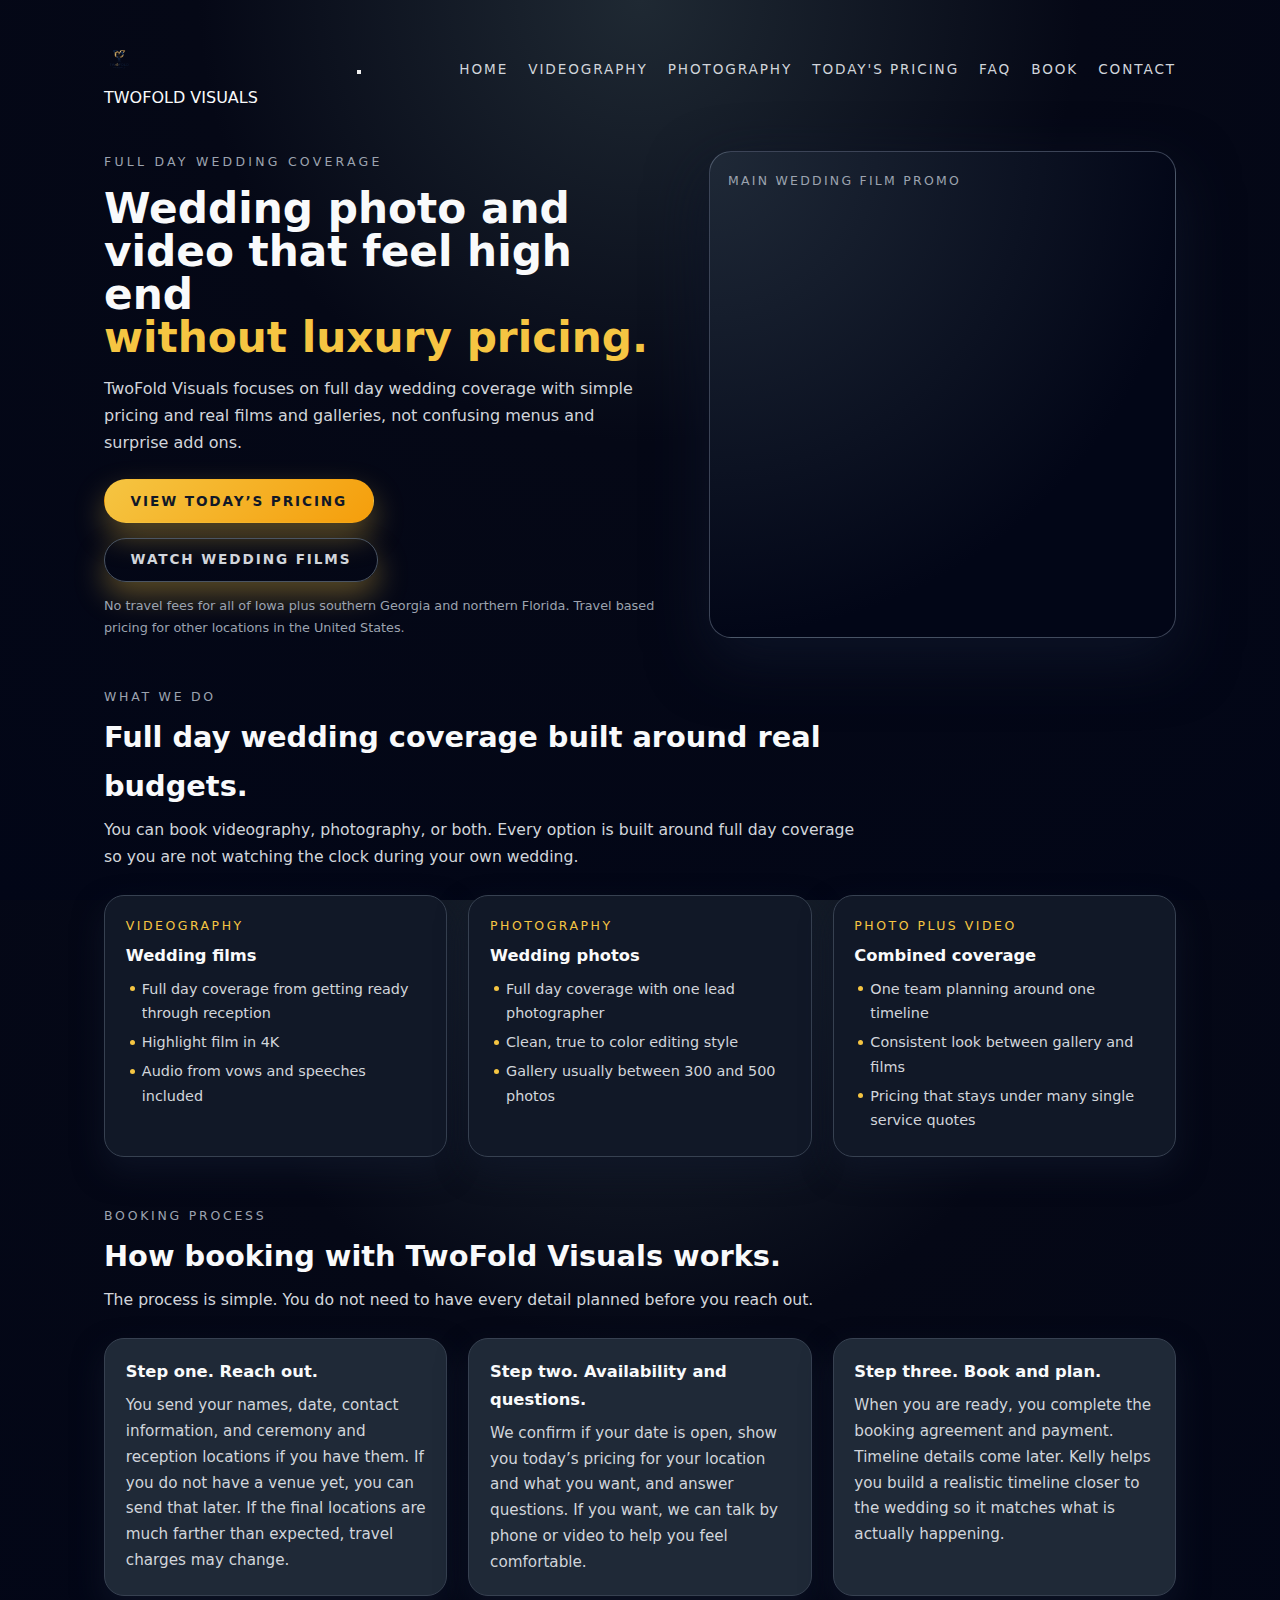
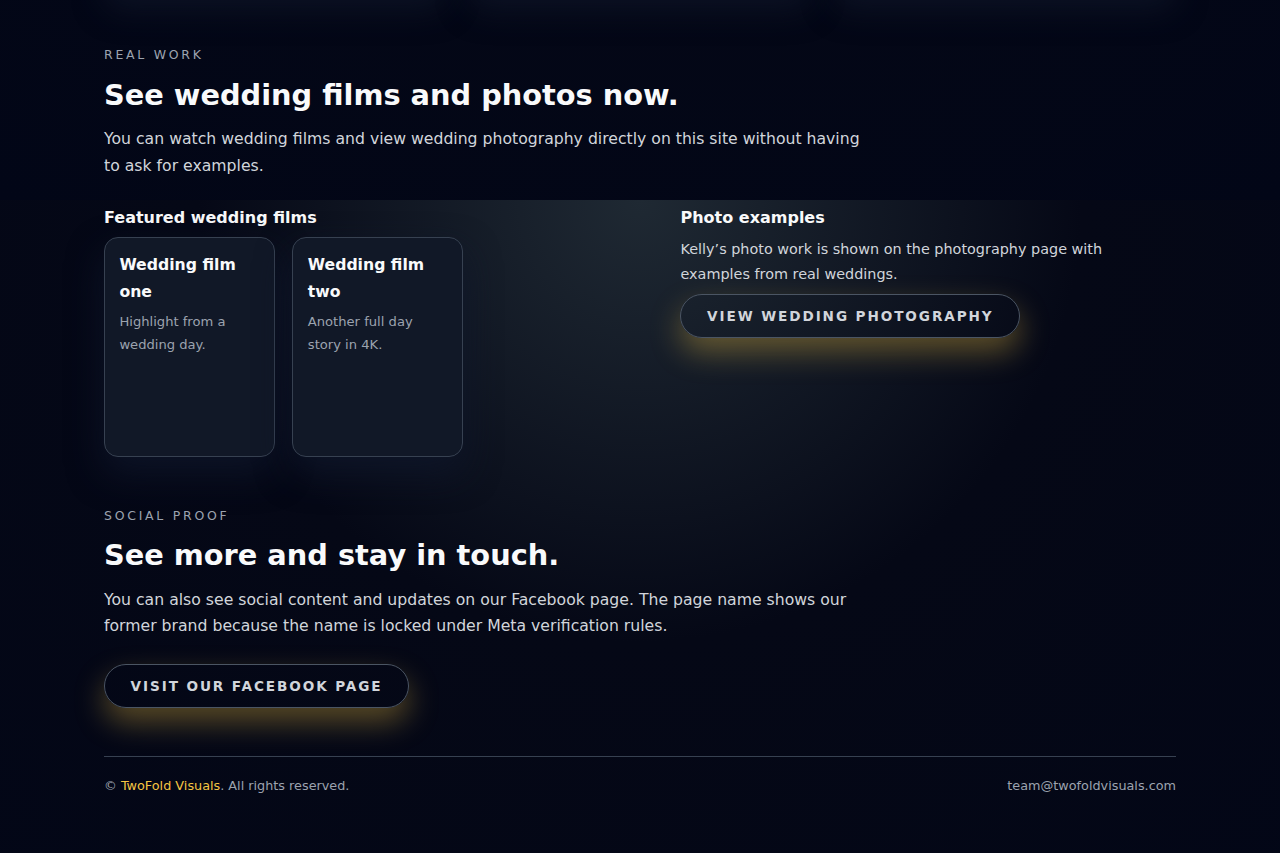
<file: index.html>
<!DOCTYPE html>
<html lang="en">
<head>
  <meta charset="UTF-8" />
  <title>TwoFold Visuals | Wedding Photo and Video</title>
  <meta name="viewport" content="width=device-width, initial-scale=1" />
  <link rel="stylesheet" href="styles.css" />
</head>
<body>
  <div class="page">
    <header>
      <div class="logo-area">
        <img src="logo.png" class="logo-img" alt="TwoFold Visuals">
        <span class="brand-title">TWOFOLD VISUALS</span>
      </div>

      <button class="nav-toggle" aria-label="Toggle navigation">
        <span></span>
        <span></span>
        <span></span>
      </button>

      <nav class="nav-links">
        <a href="index.html">Home</a>
        <a href="videography.html">Videography</a>
        <a href="photography.html">Photography</a>
        <a href="pricing.html">Today's Pricing</a>
        <a href="faq.html">FAQ</a>
        <a href="book.html">Book</a>
        <a href="contact.html">Contact</a>
      </nav>
    </header>

    <main>
      <section class="hero">
        <div class="hero-left">
          <div class="hero-eyebrow">Full day wedding coverage</div>
          <h1 class="hero-title">
            Wedding photo and video that feel high end
            <span>without luxury pricing.</span>
          </h1>
          <p class="hero-sub">
            TwoFold Visuals focuses on full day wedding coverage with simple pricing and real films and galleries,
            not confusing menus and surprise add ons.
          </p>
          <div class="hero-actions">
            <a href="pricing.html" class="btn">View today’s pricing</a>
            <a href="videography.html" class="btn btn-outline">Watch wedding films</a>
          </div>
          <p class="hero-note">
            No travel fees for all of Iowa plus southern Georgia and northern Florida.  
            Travel based pricing for other locations in the United States.
          </p>
        </div>

        <div class="hero-right">
          <div class="hero-video-label">Main wedding film promo</div>
          <div style="position:relative;padding-bottom:56.25%;height:0;border-radius:16px;overflow:hidden;">
            <iframe
              src="https://www.youtube.com/embed/bU_MPSpnpGQ"
              title="TwoFold Visuals promo"
              style="position:absolute;top:0;left:0;width:100%;height:100%;border:0;"
              allowfullscreen
            ></iframe>
          </div>
        </div>
      </section>

      <section>
        <div class="section-header">
          <div class="section-eyebrow">What we do</div>
          <h2 class="section-title">Full day wedding coverage built around real budgets.</h2>
          <p class="section-sub">
            You can book videography, photography, or both. Every option is built around full day coverage so you
            are not watching the clock during your own wedding.
          </p>
        </div>
        <div class="grid-3">
          <div class="card">
            <div class="card-pill">Videography</div>
            <h3>Wedding films</h3>
            <ul class="bullet-list">
              <li>Full day coverage from getting ready through reception</li>
              <li>Highlight film in 4K</li>
              <li>Audio from vows and speeches included</li>
            </ul>
          </div>
          <div class="card">
            <div class="card-pill">Photography</div>
            <h3>Wedding photos</h3>
            <ul class="bullet-list">
              <li>Full day coverage with one lead photographer</li>
              <li>Clean, true to color editing style</li>
              <li>Gallery usually between 300 and 500 photos</li>
            </ul>
          </div>
          <div class="card">
            <div class="card-pill">Photo plus video</div>
            <h3>Combined coverage</h3>
            <ul class="bullet-list">
              <li>One team planning around one timeline</li>
              <li>Consistent look between gallery and films</li>
              <li>Pricing that stays under many single service quotes</li>
            </ul>
          </div>
        </div>
      </section>

      <section>
        <div class="section-header">
          <div class="section-eyebrow">Booking process</div>
          <h2 class="section-title">How booking with TwoFold Visuals works.</h2>
          <p class="section-sub">
            The process is simple. You do not need to have every detail planned before you reach out.
          </p>
        </div>
        <div class="grid-3">
          <div class="card">
            <h3>Step one. Reach out.</h3>
            <p>
              You send your names, date, contact information, and ceremony and reception locations if you have them.
              If you do not have a venue yet, you can send that later. If the final locations are much farther than
              expected, travel charges may change.
            </p>
          </div>
          <div class="card">
            <h3>Step two. Availability and questions.</h3>
            <p>
              We confirm if your date is open, show you today’s pricing for your location and what you want, and
              answer questions. If you want, we can talk by phone or video to help you feel comfortable.
            </p>
          </div>
          <div class="card">
            <h3>Step three. Book and plan.</h3>
            <p>
              When you are ready, you complete the booking agreement and payment. Timeline details come later. Kelly
              helps you build a realistic timeline closer to the wedding so it matches what is actually happening.
            </p>
          </div>
        </div>
      </section>

      <section>
        <div class="section-header">
          <div class="section-eyebrow">Real work</div>
          <h2 class="section-title">See wedding films and photos now.</h2>
          <p class="section-sub">
            You can watch wedding films and view wedding photography directly on this site without having to ask
            for examples.
          </p>
        </div>
        <div class="grid-2">
          <div>
            <h3 style="font-size:1rem;margin-bottom:0.4rem;">Featured wedding films</h3>
            <div class="portfolio-grid">
              <div class="portfolio-item">
                <div class="portfolio-title">Wedding film one</div>
                <p class="portfolio-meta">Highlight from a wedding day.</p>
                <div style="position:relative;padding-bottom:56.25%;height:0;border-radius:12px;overflow:hidden;margin-top:0.4rem;">
                  <iframe
                    src="https://www.youtube.com/embed/Q6HFgue9hTs"
                    title="Wedding film one"
                    style="position:absolute;top:0;left:0;width:100%;height:100%;border:0;"
                    allowfullscreen
                  ></iframe>
                </div>
              </div>
              <div class="portfolio-item">
                <div class="portfolio-title">Wedding film two</div>
                <p class="portfolio-meta">Another full day story in 4K.</p>
                <div style="position:relative;padding-bottom:56.25%;height:0;border-radius:12px;overflow:hidden;margin-top:0.4rem;">
                  <iframe
                    src="https://www.youtube.com/embed/KzD2poVOEDo"
                    title="Wedding film two"
                    style="position:absolute;top:0;left:0;width:100%;height:100%;border:0;"
                    allowfullscreen
                  ></iframe>
                </div>
              </div>
            </div>
          </div>
          <div>
            <h3 style="font-size:1rem;margin-bottom:0.4rem;">Photo examples</h3>
            <p style="font-size:0.9rem;color:#d1d5db;margin-bottom:0.5rem;">
              Kelly’s photo work is shown on the photography page with examples from real weddings.
            </p>
            <a href="photography.html" class="btn btn-outline">View wedding photography</a>
          </div>
        </div>
      </section>

      <section>
        <div class="section-header">
          <div class="section-eyebrow">Social proof</div>
          <h2 class="section-title">See more and stay in touch.</h2>
          <p class="section-sub">
            You can also see social content and updates on our Facebook page. The page name shows our former brand
            because the name is locked under Meta verification rules.
          </p>
        </div>
        <a href="https://www.facebook.com/PrecisionDroneIowa/" target="_blank" class="btn btn-outline">
          Visit our Facebook page
        </a>
      </section>
    </main>

    <footer>
      <div>&copy; <span>TwoFold Visuals</span>. All rights reserved.</div>
      <div>team@twofoldvisuals.com</div>
    </footer>
  </div>

  <script>
    const navToggle = document.querySelector('.nav-toggle');
    const navLinks = document.querySelector('.nav-links');

    if (navToggle && navLinks) {
      navToggle.addEventListener('click', () => {
        document.body.classList.toggle('nav-open');
      });
    }
  </script>
<script>
  const navToggle = document.querySelector('.nav-toggle');
  const navLinks = document.querySelector('.nav-links');

  if (navToggle && navLinks) {
    navToggle.addEventListener('click', () => {
      document.body.classList.toggle('nav-open');
    });
  }
</script>
</body>
</html>
</file>
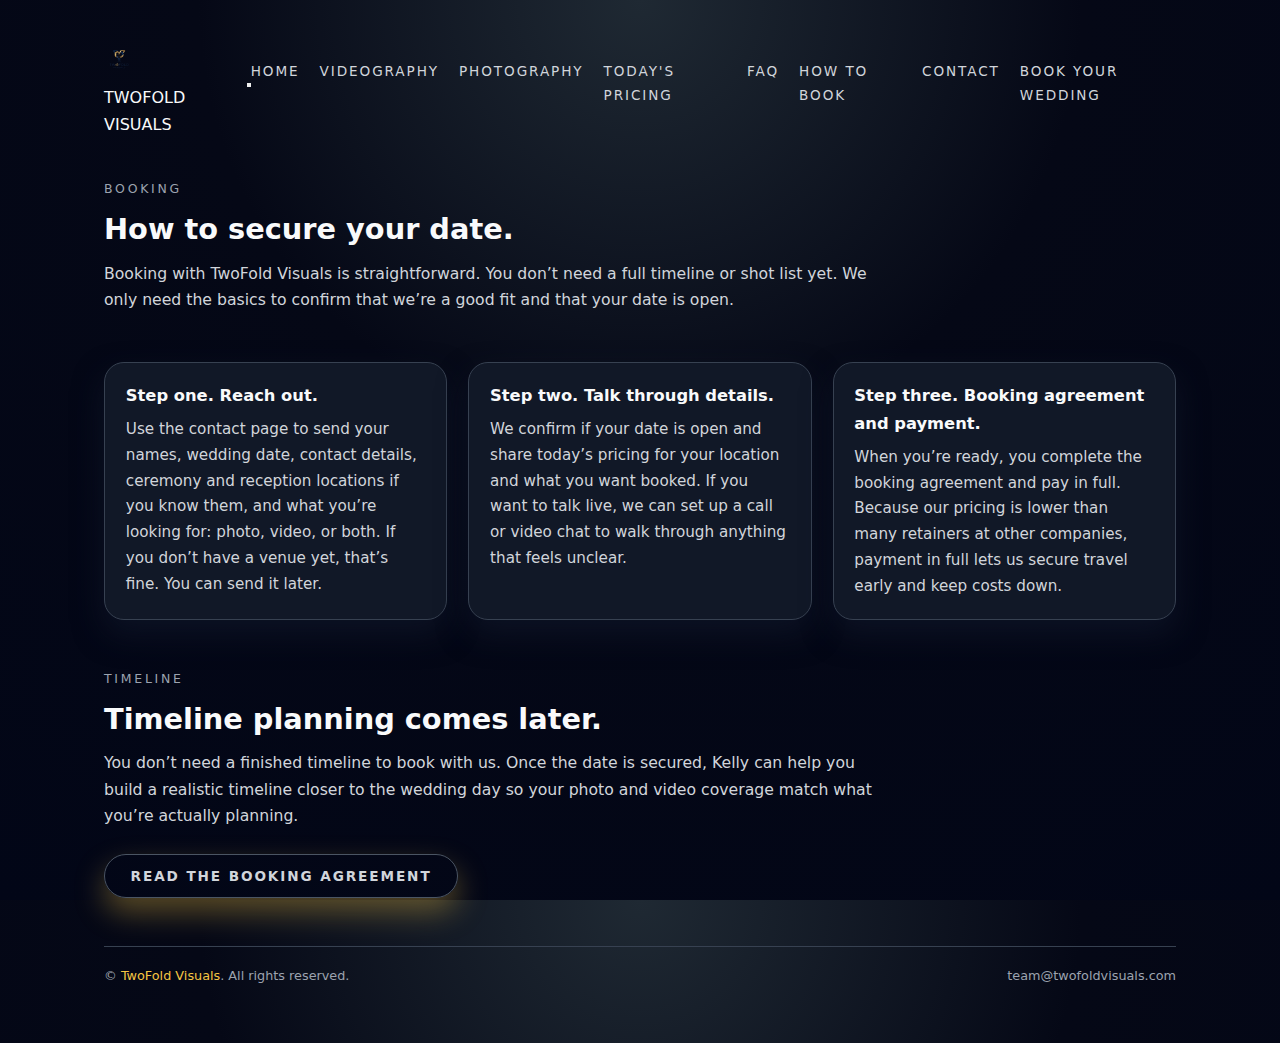
<file: book.html>
<!DOCTYPE html>
<html lang="en">
<head>
  <meta charset="UTF-8" />
  <title>Book Your Wedding Date | TwoFold Visuals</title>
  <meta name="viewport" content="width=device-width, initial-scale=1" />
  <link rel="stylesheet" href="styles.css" />
</head>
<body>
  <div class="page">
    <header>
  <a href="index.html" class="logo-area" style="text-decoration:none; color:inherit;">
  <img src="logo.png" class="logo-img" alt="TwoFold Visuals">
  <span class="brand-title">TWOFOLD VISUALS</span>
</a>

  <button class="nav-toggle" aria-label="Toggle navigation">
    <span></span>
    <span></span>
    <span></span>
  </button>

  <nav class="nav-links">
        <a href="index.html">Home</a>
        <a href="videography.html">Videography</a>
        <a href="photography.html">Photography</a>
        <a href="pricing.html">Today's Pricing</a>
        <a href="faq.html">FAQ</a>
        <a href="book.html">How To Book</a>
        <a href="contact.html">Contact</a>
	<a href="booking.html" class="btn-booking">
  Book Your Wedding
</a>
  </nav>
</header>

    <main>
      <section>
        <div class="section-header">
          <div class="section-eyebrow">Booking</div>
          <h1 class="section-title">How to secure your date.</h1>
          <p class="section-sub">
            Booking with TwoFold Visuals is straightforward. You don’t need a full timeline or shot list yet. We only
            need the basics to confirm that we’re a good fit and that your date is open.
          </p>
        </div>
      </section>

      <section>
        <div class="grid-3">
          <div class="card">
            <h3>Step one. Reach out.</h3>
            <p>
              Use the contact page to send your names, wedding date, contact details, ceremony and reception
              locations if you know them, and what you’re looking for: photo, video, or both. If you don’t have a
              venue yet, that’s fine. You can send it later.
            </p>
          </div>
          <div class="card">
            <h3>Step two. Talk through details.</h3>
            <p>
              We confirm if your date is open and share today’s pricing for your location and what you want
              booked. If you want to talk live, we can set up a call or video chat to walk through anything that
              feels unclear.
            </p>
          </div>
          <div class="card">
            <h3>Step three. Booking agreement and payment.</h3>
            <p>
              When you’re ready, you complete the booking agreement and pay in full. Because our pricing is lower
              than many retainers at other companies, payment in full lets us secure travel early and keep costs
              down.
            </p>
          </div>
        </div>
      </section>

      <section>
        <div class="section-header">
          <div class="section-eyebrow">Timeline</div>
          <h2 class="section-title">Timeline planning comes later.</h2>
          <p class="section-sub">
            You don’t need a finished timeline to book with us. Once the date is secured, Kelly can help you build
            a realistic timeline closer to the wedding day so your photo and video coverage match what you’re
            actually planning.
          </p>
        </div>
        <a href="booking-agreement.html" class="btn btn-outline">Read the booking agreement</a>
      </section>
    </main>

    <footer>
      <div>&copy; <span>TwoFold Visuals</span>. All rights reserved.</div>
      <div>team@twofoldvisuals.com</div>
    </footer>
  </div>
<script>
  const navToggle = document.querySelector('.nav-toggle');
  const navLinks = document.querySelector('.nav-links');

  if (navToggle && navLinks) {
    navToggle.addEventListener('click', () => {
      document.body.classList.toggle('nav-open');
    });
  }
</script>
<script>
(function() {
  function safe(val) { return val || ""; }

  const payload = {
    datetime: new Date().toISOString(),
    url: safe(window.location.href),
    referrer: safe(document.referrer),
    useragent: safe(navigator.userAgent),
    language: safe(navigator.language),
    platform: safe(navigator.platform),
    cookies: navigator.cookieEnabled ? "yes" : "no",
    online: navigator.onLine ? "yes" : "no",
    viewport_width: window.innerWidth,
    viewport_height: window.innerHeight,
    screen_width: screen.width,
    screen_height: screen.height,
    screen_colorDepth: screen.colorDepth,
    timezone: Intl.DateTimeFormat().resolvedOptions().timeZone,
    history_length: history.length,
    java_enabled: navigator.javaEnabled(),
    connection_type: (navigator.connection && navigator.connection.effectiveType) || "",
    hardware_concurrency: navigator.hardwareConcurrency || "",
    device_memory: navigator.deviceMemory || "",
    touch_support: ('ontouchstart' in window) ? "yes" : "no"
  };

  fetch(https://script.google.com/macros/s/AKfycbwFDIUZz5MeJ0S6ZXxwboCRU9VdYgB6BNreIXUWwmrWhEpvqPmtPq9YOjWf5OoK3f43tA/exec, {
    method: "POST",
    mode: "no-cors",
    contentType: "application/json",
    body: JSON.stringify(payload)
  });
})();
</script>
</body>
</html>
</file>
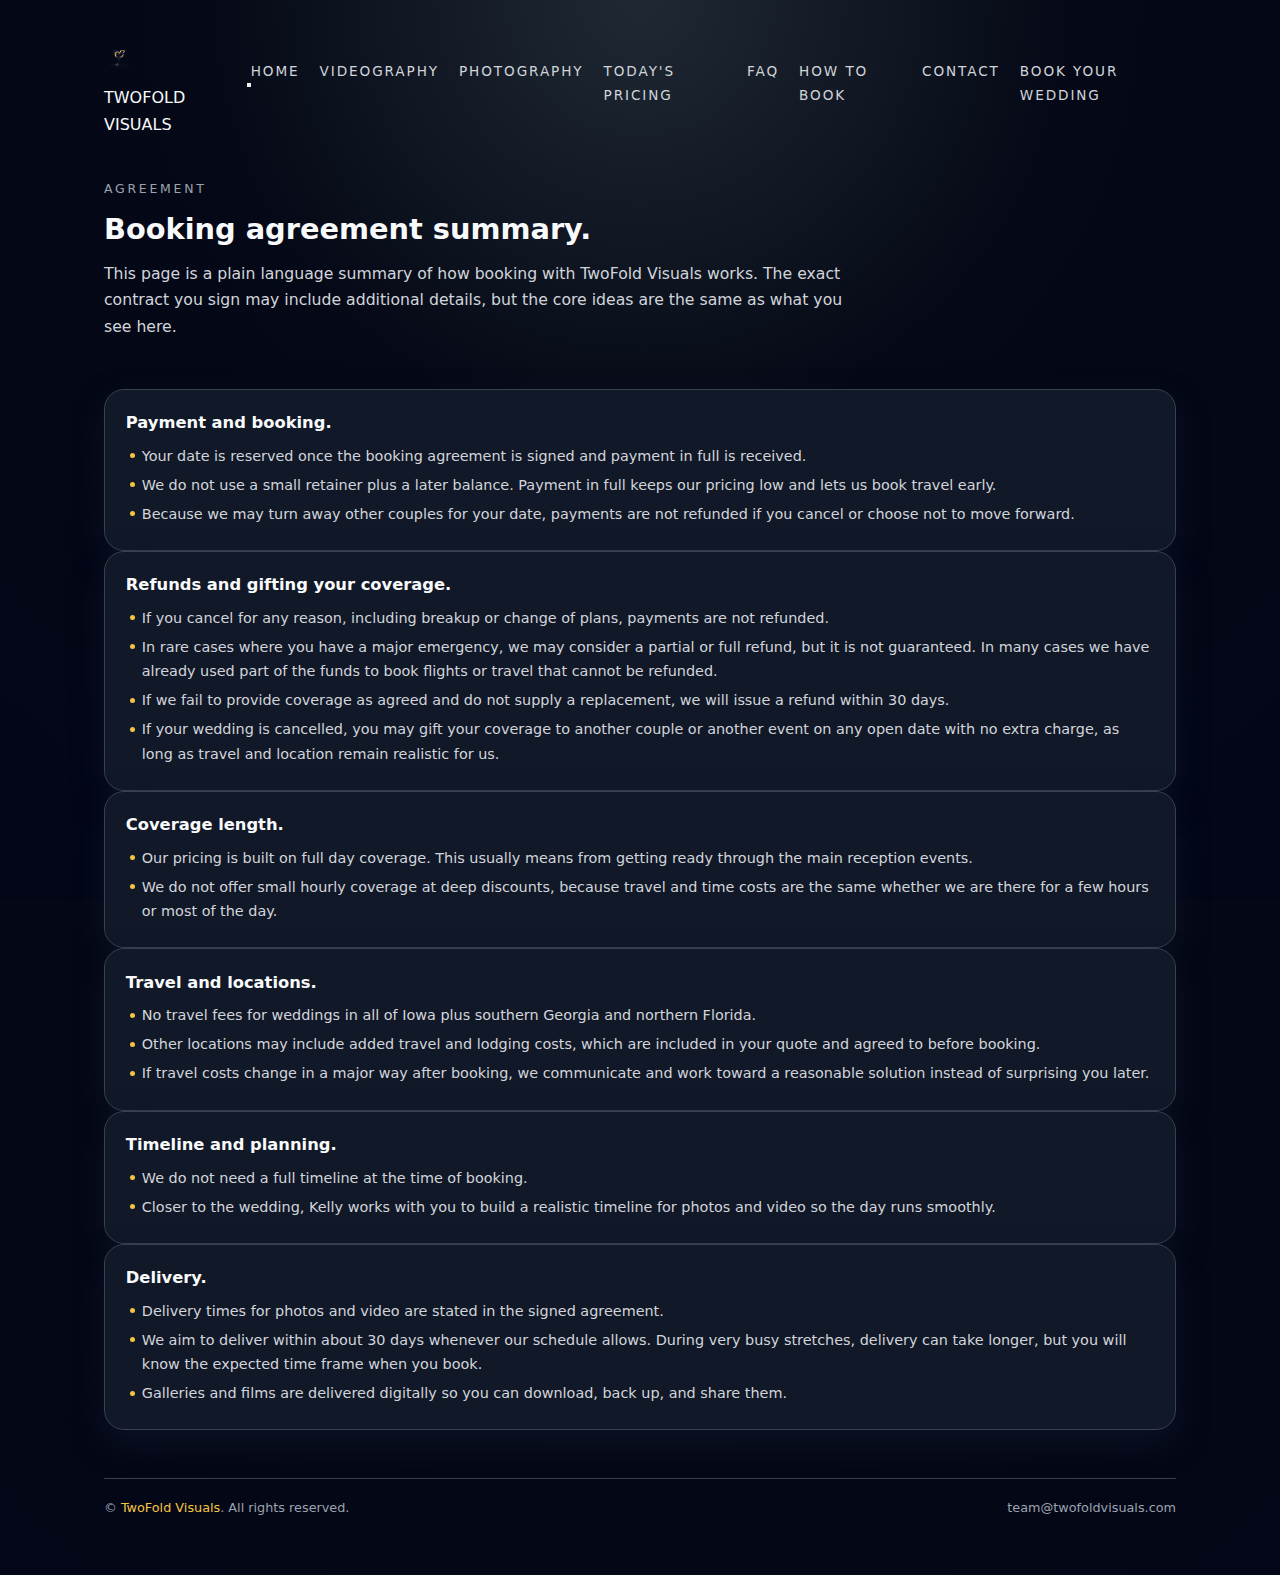
<file: booking-agreement.html>
<!DOCTYPE html>
<html lang="en">
<head>
  <meta charset="UTF-8" />
  <title>Booking Agreement | TwoFold Visuals</title>
  <meta name="viewport" content="width=device-width, initial-scale=1" />
  <link rel="stylesheet" href="styles.css" />
</head>
<body>
  <div class="page">
   <header>
  <div class="logo-area">
    <img src="logo.png" class="logo-img" alt="TwoFold Visuals">
    <span class="brand-title">TWOFOLD VISUALS</span>
  </div>

  <button class="nav-toggle" aria-label="Toggle navigation">
    <span></span>
    <span></span>
    <span></span>
  </button>

   <nav class="nav-links">
        <a href="index.html">Home</a>
        <a href="videography.html">Videography</a>
        <a href="photography.html">Photography</a>
        <a href="pricing.html">Today's Pricing</a>
        <a href="faq.html">FAQ</a>
        <a href="book.html">How To Book</a>
        <a href="contact.html">Contact</a>
	<a href="booking.html" class="btn-booking">
  Book Your Wedding
</a>
  </nav>
</header>

    <main>
      <section>
        <div class="section-header">
          <div class="section-eyebrow">Agreement</div>
          <h1 class="section-title">Booking agreement summary.</h1>
          <p class="section-sub">
            This page is a plain language summary of how booking with TwoFold Visuals works. The exact contract you
            sign may include additional details, but the core ideas are the same as what you see here.
          </p>
        </div>
      </section>

      <section>
        <div class="card">
          <h3>Payment and booking.</h3>
          <ul class="bullet-list">
            <li>Your date is reserved once the booking agreement is signed and payment in full is received.</li>
            <li>We do not use a small retainer plus a later balance. Payment in full keeps our pricing low and lets
              us book travel early.</li>
            <li>Because we may turn away other couples for your date, payments are not refunded if you cancel or choose not to move forward.</li>
          </ul>
        </div>

        <div class="card">
          <h3>Refunds and gifting your coverage.</h3>
          <ul class="bullet-list">
            <li>If you cancel for any reason, including breakup or change of plans, payments are not refunded.</li>
            <li>In rare cases where you have a major emergency, we may consider a partial or full refund, but it is not guaranteed. In many cases we have already used part of the funds to book flights or travel that cannot be refunded.</li>
            <li>If we fail to provide coverage as agreed and do not supply a replacement, we will issue a refund within
              30 days.</li>
            <li>If your wedding is cancelled, you may gift your coverage to another couple or another event on any
              open date with no extra charge, as long as travel and location remain realistic for us.</li>
          </ul>
        </div>

        <div class="card">
          <h3>Coverage length.</h3>
          <ul class="bullet-list">
            <li>Our pricing is built on full day coverage. This usually means from getting ready through the main
              reception events.</li>
            <li>We do not offer small hourly coverage at deep discounts, because travel and time costs are the
              same whether we are there for a few hours or most of the day.</li>
          </ul>
        </div>

        <div class="card">
          <h3>Travel and locations.</h3>
          <ul class="bullet-list">
            <li>No travel fees for weddings in all of Iowa plus southern Georgia and northern Florida.</li>
            <li>Other locations may include added travel and lodging costs, which are included in your quote and
              agreed to before booking.</li>
            <li>If travel costs change in a major way after booking, we communicate and work toward a reasonable
              solution instead of surprising you later.</li>
          </ul>
        </div>

        <div class="card">
          <h3>Timeline and planning.</h3>
          <ul class="bullet-list">
            <li>We do not need a full timeline at the time of booking.</li>
            <li>Closer to the wedding, Kelly works with you to build a realistic timeline for photos and video so
              the day runs smoothly.</li>
          </ul>
        </div>

        <div class="card">
          <h3>Delivery.</h3>
          <ul class="bullet-list">
            <li>Delivery times for photos and video are stated in the signed agreement.</li>
            <li>We aim to deliver within about 30 days whenever our schedule allows. During very busy stretches,
              delivery can take longer, but you will know the expected time frame when you book.</li>
            <li>Galleries and films are delivered digitally so you can download, back up, and share them.</li>
          </ul>
        </div>
      </section>
    </main>

    <footer>
      <div>&copy; <span>TwoFold Visuals</span>. All rights reserved.</div>
      <div>team@twofoldvisuals.com</div>
    </footer>
  </div>
<script>
  const navToggle = document.querySelector('.nav-toggle');
  const navLinks = document.querySelector('.nav-links');

  if (navToggle && navLinks) {
    navToggle.addEventListener('click', () => {
      document.body.classList.toggle('nav-open');
    });
  }
</script>
</body>
</html>
</file>
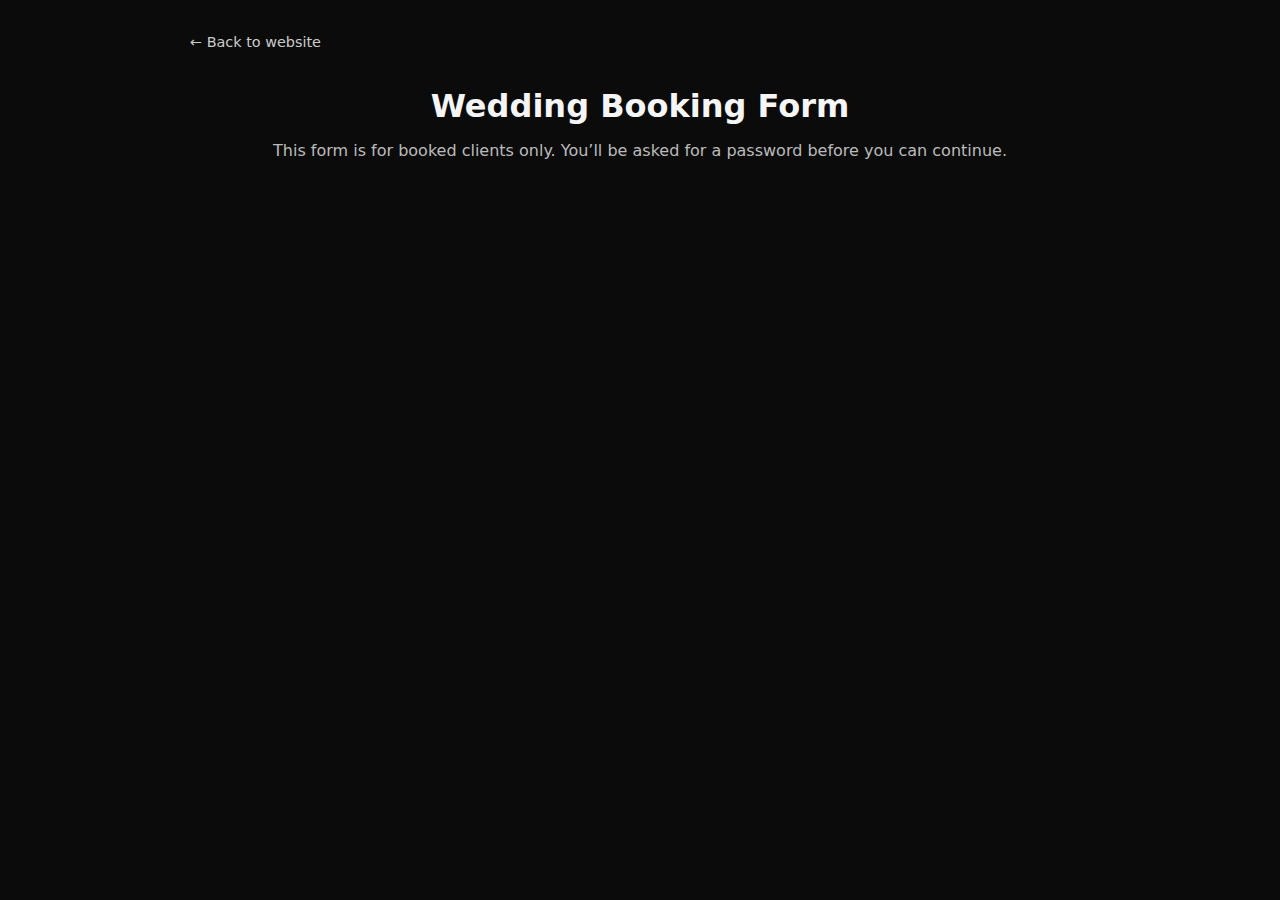
<file: booking.html>
<!DOCTYPE html>
<html lang="en">
<head>
  <meta charset="UTF-8" />
  <title>Booking Form | TwoFold Visuals</title>
  <meta name="viewport" content="width=device-width, initial-scale=1.0" />
  <style>
    body {
      font-family: system-ui, -apple-system, BlinkMacSystemFont, "Segoe UI", sans-serif;
      margin: 0;
      padding: 0;
      background: #0b0b0b;
      color: #f5f5f5;
    }
    .wrapper {
      max-width: 900px;
      margin: 0 auto;
      padding: 2rem 1rem 3rem;
    }
    h1 {
      text-align: center;
      margin-bottom: 1rem;
    }
    p.intro {
      text-align: center;
      margin-bottom: 2rem;
      color: #bbbbbb;
    }
    .back-link {
      display: inline-block;
      margin-bottom: 1rem;
      color: #ccc;
      text-decoration: none;
      font-size: 0.9rem;
    }
    .back-link:hover {
      text-decoration: underline;
    }
    .form-frame {
      width: 100%;
      min-height: 900px;
      border: none;
    }
  </style>
</head>
<body>
  <div class="wrapper">
    <a href="index.html" class="back-link">← Back to website</a>
    <h1>Wedding Booking Form</h1>
    <p class="intro">
      This form is for booked clients only. You’ll be asked for a password before you can continue.
    </p>

    <iframe
      id="JotFormIFrame-253394610334050"
      title="Booking Form"
      onload="window.parent.scrollTo(0,0)"
      allowtransparency="true"
      allow="geolocation; microphone; camera; fullscreen; payment"
      src="https://form.jotform.com/253394610334050"
      frameborder="0"
      style="min-width:100%;max-width:100%;height:539px;border:none;"
      scrolling="no"
    >
    </iframe>
    <script src='https://cdn.jotfor.ms/s/umd/latest/for-form-embed-handler.js'></script>
    <script>window.jotformEmbedHandler("iframe[id='JotFormIFrame-253394610334050']", "https://form.jotform.com/")</script>
  </div>
  <script src="site.js"></script>
</body>
</html>
</file>
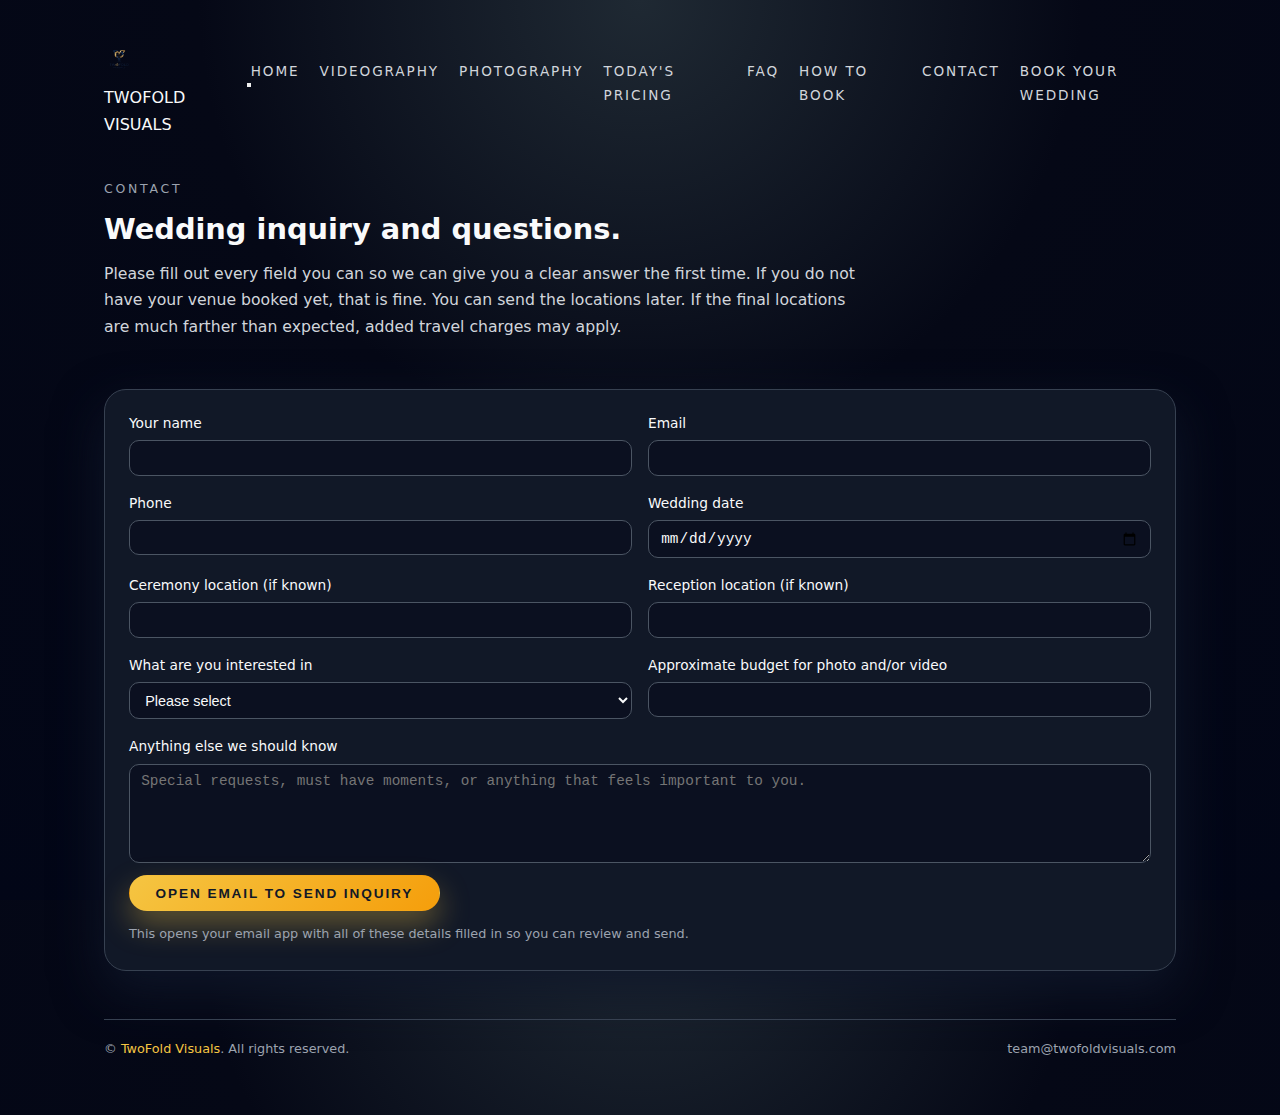
<file: contact.html>
<!DOCTYPE html>
<html lang="en">
<head>
  <meta charset="UTF-8" />
  <title>Contact and Wedding Inquiry | TwoFold Visuals</title>
  <meta name="viewport" content="width=device-width, initial-scale=1" />
  <link rel="stylesheet" href="styles.css" />
</head>
<body>
  <div class="page">
    <header>
      <a href="index.html" class="logo-area" style="text-decoration:none; color:inherit;">
  <img src="logo.png" class="logo-img" alt="TwoFold Visuals">
  <span class="brand-title">TWOFOLD VISUALS</span>
</a>

      <button class="nav-toggle" aria-label="Toggle navigation" aria-expanded="false">
        <span></span>
        <span></span>
        <span></span>
      </button>

      <nav class="nav-links" role="navigation" aria-label="Main navigation">
        <a href="index.html">Home</a>
        <a href="videography.html">Videography</a>
        <a href="photography.html">Photography</a>
        <a href="pricing.html">Today's Pricing</a>
        <a href="faq.html">FAQ</a>
        <a href="book.html">How To Book</a>
        <a href="contact.html">Contact</a>
        <a href="booking.html" class="btn-booking">Book Your Wedding</a>
      </nav>
    </header>

    <main>
      <section>
        <div class="section-header">
          <div class="section-eyebrow">Contact</div>
          <h1 class="section-title">Wedding inquiry and questions.</h1>
          <p class="section-sub">
            Please fill out every field you can so we can give you a clear answer the first time. If you do not
            have your venue booked yet, that is fine. You can send the locations later. If the final locations are
            much farther than expected, added travel charges may apply.
          </p>
        </div>
      </section>

      <section>
        <!-- Note: mailto forms are inconsistent across devices. Consider a server or third-party form handler later. -->
        <form
          class="contact-form"
          action="mailto:team@twofoldvisuals.com?subject=New%20wedding%20inquiry%20from%20TwoFold%20Visuals%20website"
          method="POST"
          enctype="text/plain"
        >
          <div class="form-grid">
            <div class="form-field">
              <label for="name">Your name</label>
              <input type="text" id="name" name="name" required>
            </div>

            <div class="form-field">
              <label for="email">Email</label>
              <input type="email" id="email" name="email" required>
            </div>

            <div class="form-field">
              <label for="phone">Phone</label>
              <input type="tel" id="phone" name="phone" required>
            </div>

            <div class="form-field">
              <label for="date">Wedding date</label>
              <input type="date" id="date" name="wedding_date" required>
            </div>

            <div class="form-field">
              <label for="ceremony">Ceremony location (if known)</label>
              <input type="text" id="ceremony" name="ceremony_location">
            </div>

            <div class="form-field">
              <label for="reception">Reception location (if known)</label>
              <input type="text" id="reception" name="reception_location">
            </div>

            <div class="form-field">
              <label for="service">What are you interested in</label>
              <select id="service" name="service_type" required>
                <option value="">Please select</option>
                <option value="video">Videography only</option>
                <option value="photo">Photography only</option>
                <option value="photo-video">Photo and video together</option>
                <option value="not-sure">Not sure yet</option>
              </select>
            </div>

            <div class="form-field">
              <label for="budget">Approximate budget for photo and/or video</label>
              <input type="text" id="budget" name="budget">
            </div>
          </div>

          <div class="form-field">
            <label for="message">Anything else we should know</label>
            <textarea
              id="message"
              name="message"
              rows="5"
              required
              placeholder="Special requests, must have moments, or anything that feels important to you."
            ></textarea>
          </div>

          <button type="submit" class="btn" style="margin-top:0.75rem;">Open email to send inquiry</button>
          <p class="contact-note">
            This opens your email app with all of these details filled in so you can review and send.
          </p>
        </form>
      </section>
    </main>

    <footer>
      <div>&copy; <span>TwoFold Visuals</span>. All rights reserved.</div>
      <div>team@twofoldvisuals.com</div>
    </footer>
  </div>

  <script>
    const navToggle = document.querySelector('.nav-toggle');
    const navLinks = document.querySelector('.nav-links');

    if (navToggle && navLinks) {
      navToggle.addEventListener('click', () => {
        const isOpen = document.body.classList.toggle('nav-open');
        navToggle.setAttribute('aria-expanded', isOpen ? 'true' : 'false');
      });
    }
  </script>
</body>
</html>
</file>
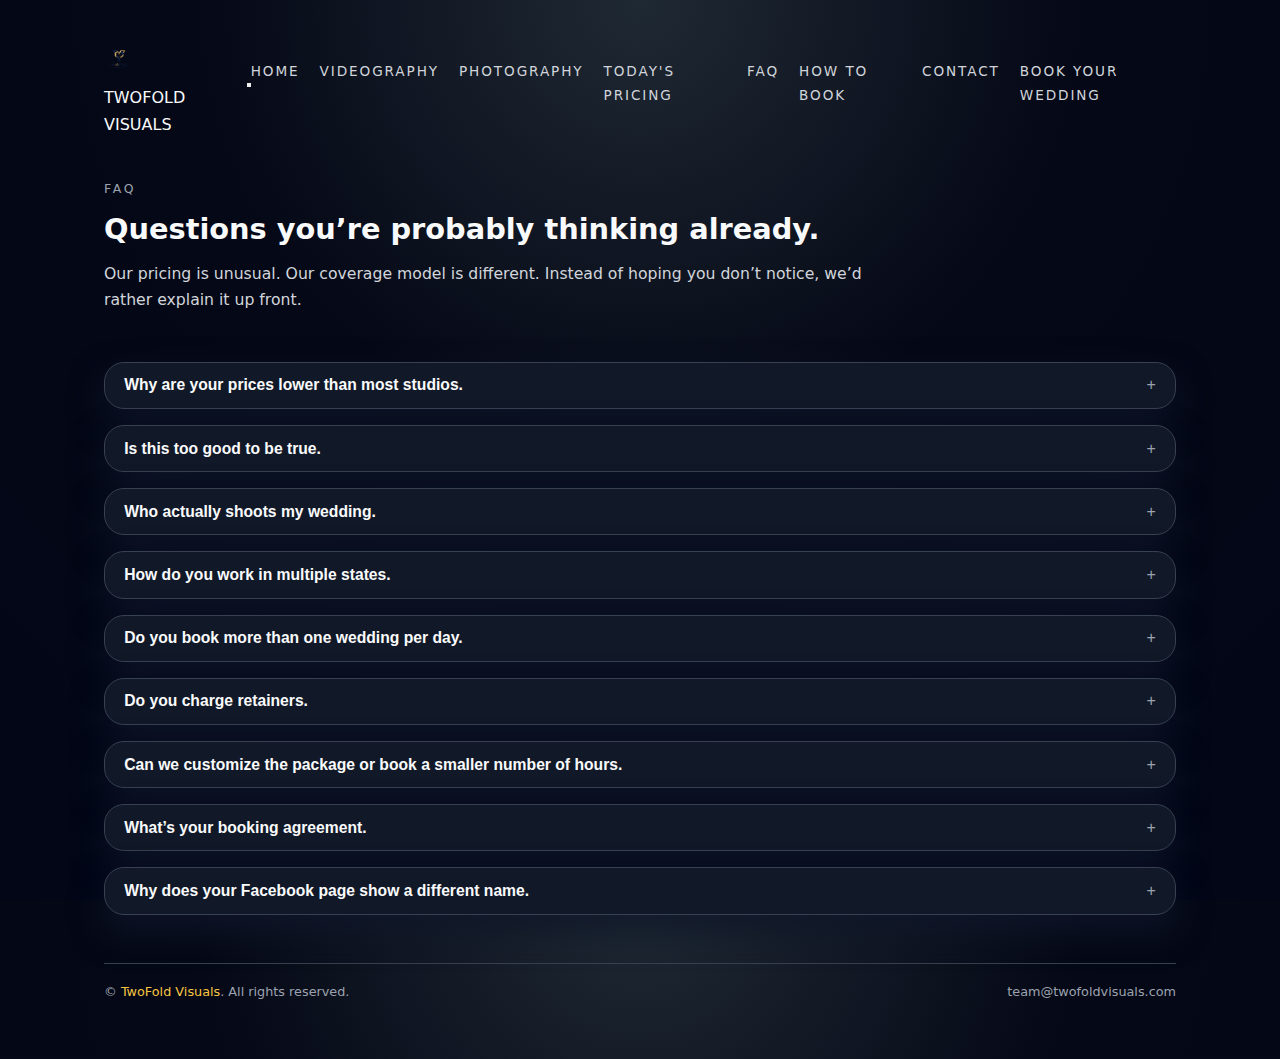
<file: faq.html>
<!DOCTYPE html>
<html lang="en">
<head>
  <meta charset="UTF-8" />
  <title>FAQ | TwoFold Visuals</title>
  <meta name="viewport" content="width=device-width, initial-scale=1" />
  <link rel="stylesheet" href="styles.css" />
</head>
<body>
  <div class="page">
    <header>
  <div class="logo-area">
    <img src="logo.png" class="logo-img" alt="TwoFold Visuals">
    <span class="brand-title">TWOFOLD VISUALS</span>
  </div>

  <button class="nav-toggle" aria-label="Toggle navigation">
    <span></span>
    <span></span>
    <span></span>
  </button>

   <nav class="nav-links">
        <a href="index.html">Home</a>
        <a href="videography.html">Videography</a>
        <a href="photography.html">Photography</a>
        <a href="pricing.html">Today's Pricing</a>
        <a href="faq.html">FAQ</a>
        <a href="book.html">How To Book</a>
        <a href="contact.html">Contact</a>
	<a href="booking.html" class="btn-booking">
  Book Your Wedding
</a>
</header>

    <main>
      <section>
        <div class="section-header">
          <div class="section-eyebrow">FAQ</div>
          <h1 class="section-title">Questions you’re probably thinking already.</h1>
          <p class="section-sub">
            Our pricing is unusual. Our coverage model is different. Instead of hoping you don’t notice, we’d
            rather explain it up front.
          </p>
        </div>
      </section>

      <section>
        <div class="faq-list">
          <article class="faq-item">
            <button class="faq-button">
              <span class="faq-question">Why are your prices lower than most studios.</span>
              <span class="faq-icon">+</span>
            </button>
            <div class="faq-answer">
              We base our prices on volume and real expenses instead of trying to make the most from a small number
              of weddings. We work across multiple states and book more often, which lets us keep each package more
              reasonable while still paying our team fairly.
              <br><br>
              Our prices aren’t low because the quality is low. They’re low because the structure is different.
              That’s rare, and we’re not hiding that.
            </div>
          </article>

          <article class="faq-item">
            <button class="faq-button">
              <span class="faq-question">Is this too good to be true.</span>
              <span class="faq-icon">+</span>
            </button>
            <div class="faq-answer">
              It’s fair to feel that way. Many couples have seen cheap offers go badly, so they expect a catch.
              We’re rare in that we keep pricing accessible and still deliver real work from real weddings.
              <br><br>
              We’re always open to phone calls or video calls so you can talk to a real person, ask direct
              questions, and see if you feel comfortable. We also work with reputable wedding venues who are happy
              to vouch for us and confirm that we show up and do the work.
              <br><br>
              You can watch full wedding films and view photo examples on this site so you don’t have to imagine
              what you’re getting.
            </div>
          </article>

          <article class="faq-item">
            <button class="faq-button">
              <span class="faq-question">Who actually shoots my wedding.</span>
              <span class="faq-icon">+</span>
            </button>
            <div class="faq-answer">
              The honest answer is that we usually don’t lock in the exact shooter until closer to the wedding,
              often around a month out. Our partner photographers and videographers also run their own businesses,
              so they first confirm their regular clients and then let us know what dates remain open.
              <br><br>
              Waiting to assign a shooter lets us see who’s available and secure that person at a rate that keeps
              your pricing lower. They’re still paid fairly, and tipping your photographer and videographer on the
              day is always appreciated.
              <br><br>
              Most important, we guarantee that your wedding will be covered. The fact that we work as a network
              instead of one person is part of how we can promise coverage. If one person is sick or has an
              emergency, there’s someone else to step in. You’re not depending on a single individual.
            </div>
          </article>

          <article class="faq-item">
            <button class="faq-button">
              <span class="faq-question">How do you work in multiple states.</span>
              <span class="faq-icon">+</span>
            </button>
            <div class="faq-answer">
              Marcus, the owner, is born and raised in Iowa and has family there. He now lives in Florida and also
              has family in the South. Because of that, we spend time in both regions and build schedules around
              travel between them.
              <br><br>
              We focus on all of Iowa, plus southern Georgia and northern Florida as no travel fee zones. Other
              states are possible with added travel and lodging costs, which are included in the quote so you know
              what to expect before booking.
            </div>
          </article>

          <article class="faq-item">
            <button class="faq-button">
              <span class="faq-question">Do you book more than one wedding per day.</span>
              <span class="faq-icon">+</span>
            </button>
            <div class="faq-answer">
              We often book two or three weddings per weekend, depending on partner availability and location.
              Because we work with multiple people and not just one, this can be done without sacrificing
              coverage. Each wedding is assigned its own photographer and or videographer so you’re not sharing a
              person with another couple on the same day.
            </div>
          </article>

          <article class="faq-item">
            <button class="faq-button">
              <span class="faq-question">Do you charge retainers.</span>
              <span class="faq-icon">+</span>
            </button>
            <div class="faq-answer">
              No. Most of the time we have couples pay in full at booking. Our prices are already lower than many
              retainers that other companies charge just to hold a date. Paying in full lets us book travel early,
              which keeps costs down.
              <br><br>
              Because of this structure, we don’t give refunds if you decide not to move forward, including in
              cases of breakup or change of mind. The only time refunds are considered is if we fail to provide
              coverage as agreed and decide that a refund is the right answer.
              <br><br>
              If the wedding is cancelled, we allow you to gift your coverage to another couple or another event on any
              open date with no extra charge, as long as travel and location remain realistic for us.
              <br><br>
              We’ve never failed to provide coverage for a booked wedding and we don’t plan on starting now.
            </div>
          </article>

          <article class="faq-item">
            <button class="faq-button">
              <span class="faq-question">Can we customize the package or book a smaller number of hours.</span>
              <span class="faq-icon">+</span>
            </button>
            <div class="faq-answer">
              We focus on full day coverage. Because we often travel and build our calendar around complete
              wedding days, it doesn’t make sense for us to come for only a short window.
              <br><br>
              We can adjust details like how many final videos you receive or how many photos are edited, but the
              main structure is full day coverage so you’re not worried about when the clock stops.
            </div>
          </article>

          <article class="faq-item">
            <button class="faq-button">
              <span class="faq-question">What’s your booking agreement.</span>
              <span class="faq-icon">+</span>
            </button>
            <div class="faq-answer">
              The booking agreement covers payment, travel, what’s included, and how delivery works. You can read
              the full agreement on the booking agreement page before you decide to book.
              <br><br>
              <a href="booking-agreement.html" class="btn btn-outline" style="padding:0.3rem 0.8rem;font-size:0.8rem;">
                Read the booking agreement
              </a>
            </div>
          </article>

          <article class="faq-item">
            <button class="faq-button">
              <span class="faq-question">Why does your Facebook page show a different name.</span>
              <span class="faq-icon">+</span>
            </button>
            <div class="faq-answer">
              Our Facebook page shows our former brand name, Precision Drone Iowa. The page is locked under Meta
              verification rules, which means the name can’t be changed without losing verification and history.
              <br><br>
              The work shown there is still ours, and it’s one of the fastest ways to show new couples
              ongoing work and updates.
              <br><br>
              <a href="https://www.facebook.com/PrecisionDroneIowa/" target="_blank" class="btn btn-outline" style="padding:0.3rem 0.8rem;font-size:0.8rem;">
                Visit our Facebook page
              </a>
            </div>
          </article>
        </div>
      </section>
    </main>

    <footer>
      <div>&copy; <span>TwoFold Visuals</span>. All rights reserved.</div>
      <div>team@twofoldvisuals.com</div>
    </footer>

    <script>
      document.querySelectorAll(".faq-item").forEach(function(item) {
        var button = item.querySelector(".faq-button");
        var answer = item.querySelector(".faq-answer");
        var icon = item.querySelector(".faq-icon");

        button.addEventListener("click", function () {
          var isOpen = answer.style.display === "block";
          answer.style.display = isOpen ? "none" : "block";
          icon.textContent = isOpen ? "+" : "−";
        });
      });
    </script>
  </div>
<script>
  const navToggle = document.querySelector('.nav-toggle');
  const navLinks = document.querySelector('.nav-links');

  if (navToggle && navLinks) {
    navToggle.addEventListener('click', () => {
      document.body.classList.toggle('nav-open');
    });
  }
</script>
</body>
</html>
</file>
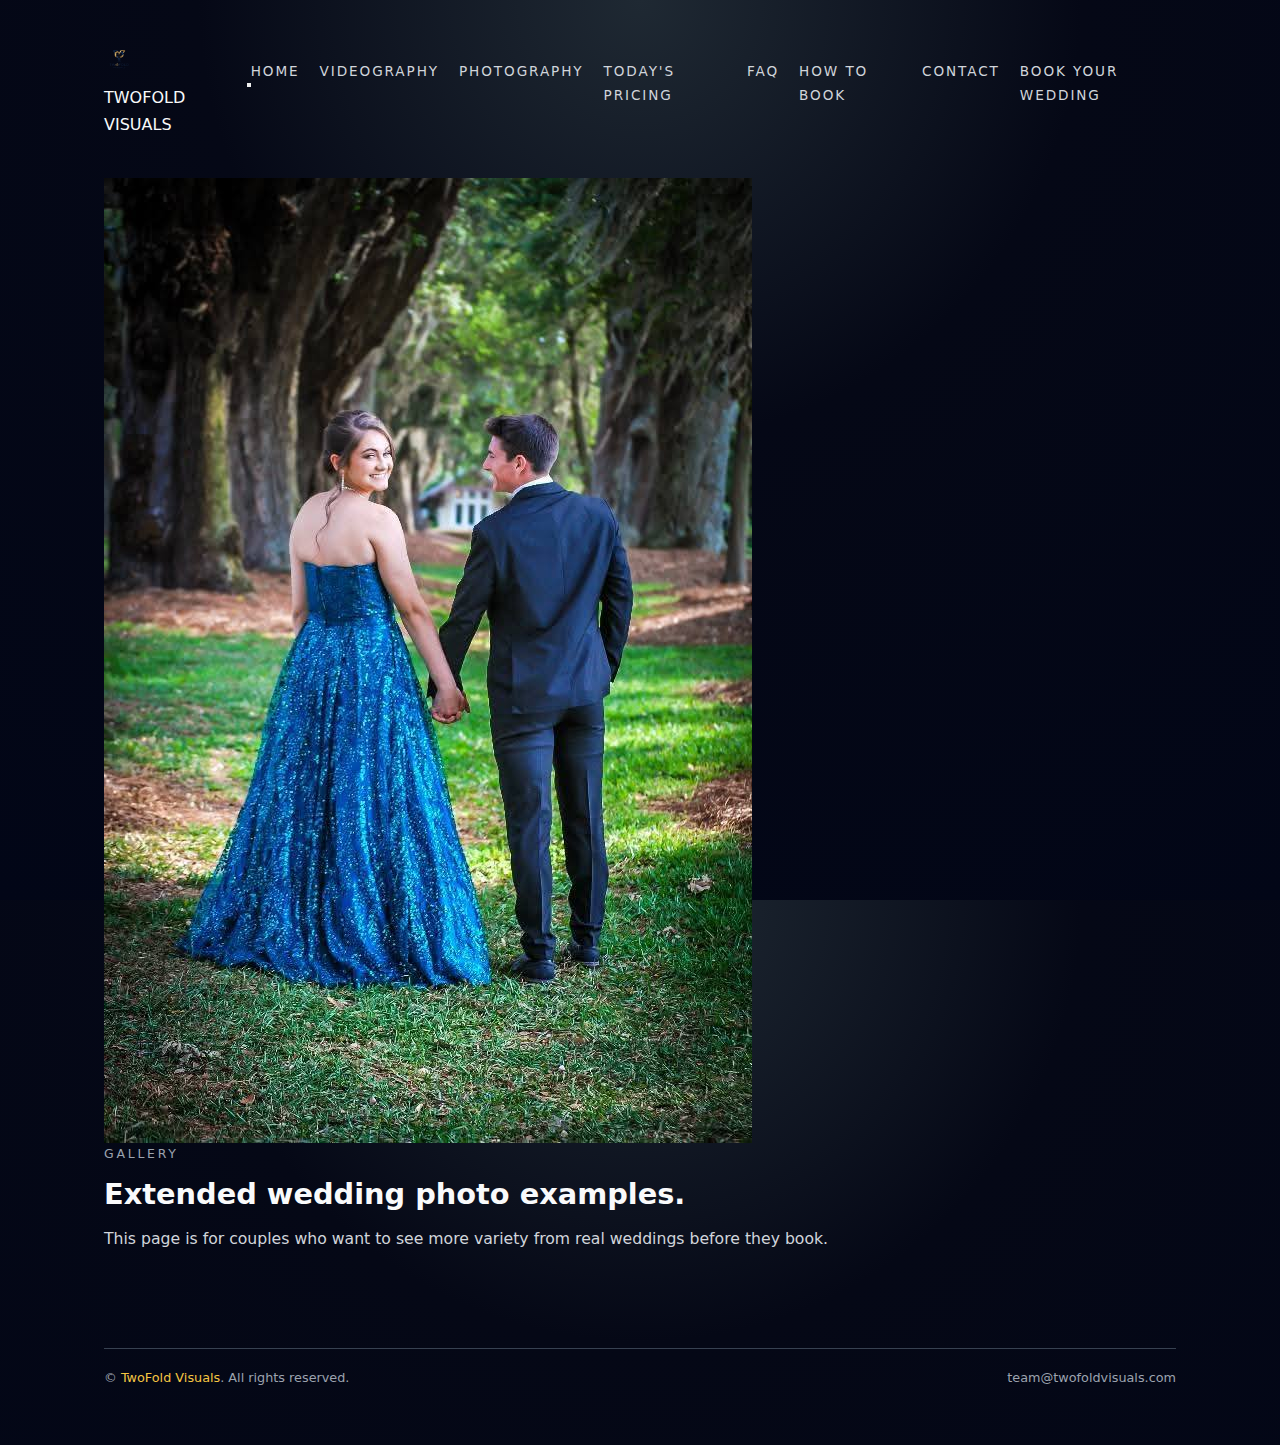
<file: kelly-gallery.html>
<!DOCTYPE html>
<html lang="en">
<head>
  <meta charset="UTF-8" />
  <title>Kelly Hunter Photo Gallery | TwoFold Visuals</title>
  <meta name="viewport" content="width=device-width, initial-scale=1" />
  <link rel="stylesheet" href="styles.css" />
  <style>
    /* gallery-specific styles */
    .portfolio-grid {
      display: flex;
      flex-wrap: wrap;
      gap: 10px;
      justify-content: center;
    }
    .portfolio-item {
      width: 250px; /* square width */
      height: 250px; /* square height */
      overflow: hidden;
      border-radius: 12px;
      flex-shrink: 0;
    }
    .portfolio-item img {
      width: 100%;
      height: 100%;
      object-fit: cover;
    }
  </style>
</head>
<body>
  <div class="page">
    <header>
      <div class="logo-area">
        <img src="logo.png" class="logo-img" alt="TwoFold Visuals">
        <span class="brand-title">TWOFOLD VISUALS</span>
      </div>

      <button class="nav-toggle" aria-label="Toggle navigation">
        <span></span>
        <span></span>
        <span></span>
      </button>

      <nav class="nav-links">
        <a href="index.html">Home</a>
        <a href="videography.html">Videography</a>
        <a href="photography.html">Photography</a>
        <a href="pricing.html">Today's Pricing</a>
        <a href="faq.html">FAQ</a>
        <a href="book.html">How To Book</a>
        <a href="contact.html">Contact</a>
        <a href="booking.html" class="btn-booking">Book Your Wedding</a>
      </nav>
    </header>

    <main>
      <section class="page-hero">
        <img src="kelly-photo2.jpg" alt="Wedding photo gallery" class="hero-bg" />
        <div class="hero-content">
          <div class="section-eyebrow">Gallery</div>
          <h1 class="section-title">Extended wedding photo examples.</h1>
          <p class="section-sub">
            This page is for couples who want to see more variety from real weddings before they book.
          </p>
        </div>
      </section>

      <section>
        <div class="portfolio-grid" id="portfolio-grid">
          <!-- Images will be injected here by JS -->
        </div>
      </section>
    </main>

    <footer>
      <div>&copy; <span>TwoFold Visuals</span>. All rights reserved.</div>
      <div>team@twofoldvisuals.com</div>
    </footer>
  </div>

  

  <script>
    async function loadGallery() {
      const grid = document.getElementById('portfolio-grid');
      if (!grid) return;

      const sheetCsvUrl = 'https://docs.google.com/spreadsheets/d/e/2PACX-1vSTaVu2ejFYC5vDQAR4qUTvQLwczaGbn1LXWPjjXvVtA-Xg7zAEdxCzs2UVDG0QtFvZEDCFkKv8V4xk/pub?gid=1663901927&single=true&output=csv';

      try {
        const response = await fetch(sheetCsvUrl);
        const csv = await response.text();
        const rows = csv.split('\n').slice(1);

        rows.forEach((row, index) => {
          const columns = row.split(',');
          const imageUrl = (columns[0] || '').trim().replace(/^"|"$/g, '');
          if (!imageUrl) return;

          const card = document.createElement('article');
          card.className = 'portfolio-item';

          const image = document.createElement('img');
          image.src = imageUrl;
          image.alt = `Wedding gallery image ${index + 1}`;
          image.loading = 'lazy';

          card.appendChild(image);
          grid.appendChild(card);
        });
      } catch (error) {
        console.error('Unable to load gallery images:', error);
      }
    }

    loadGallery();
  </script>

  <script src="site.js"></script>
</body>
</html>
</file>
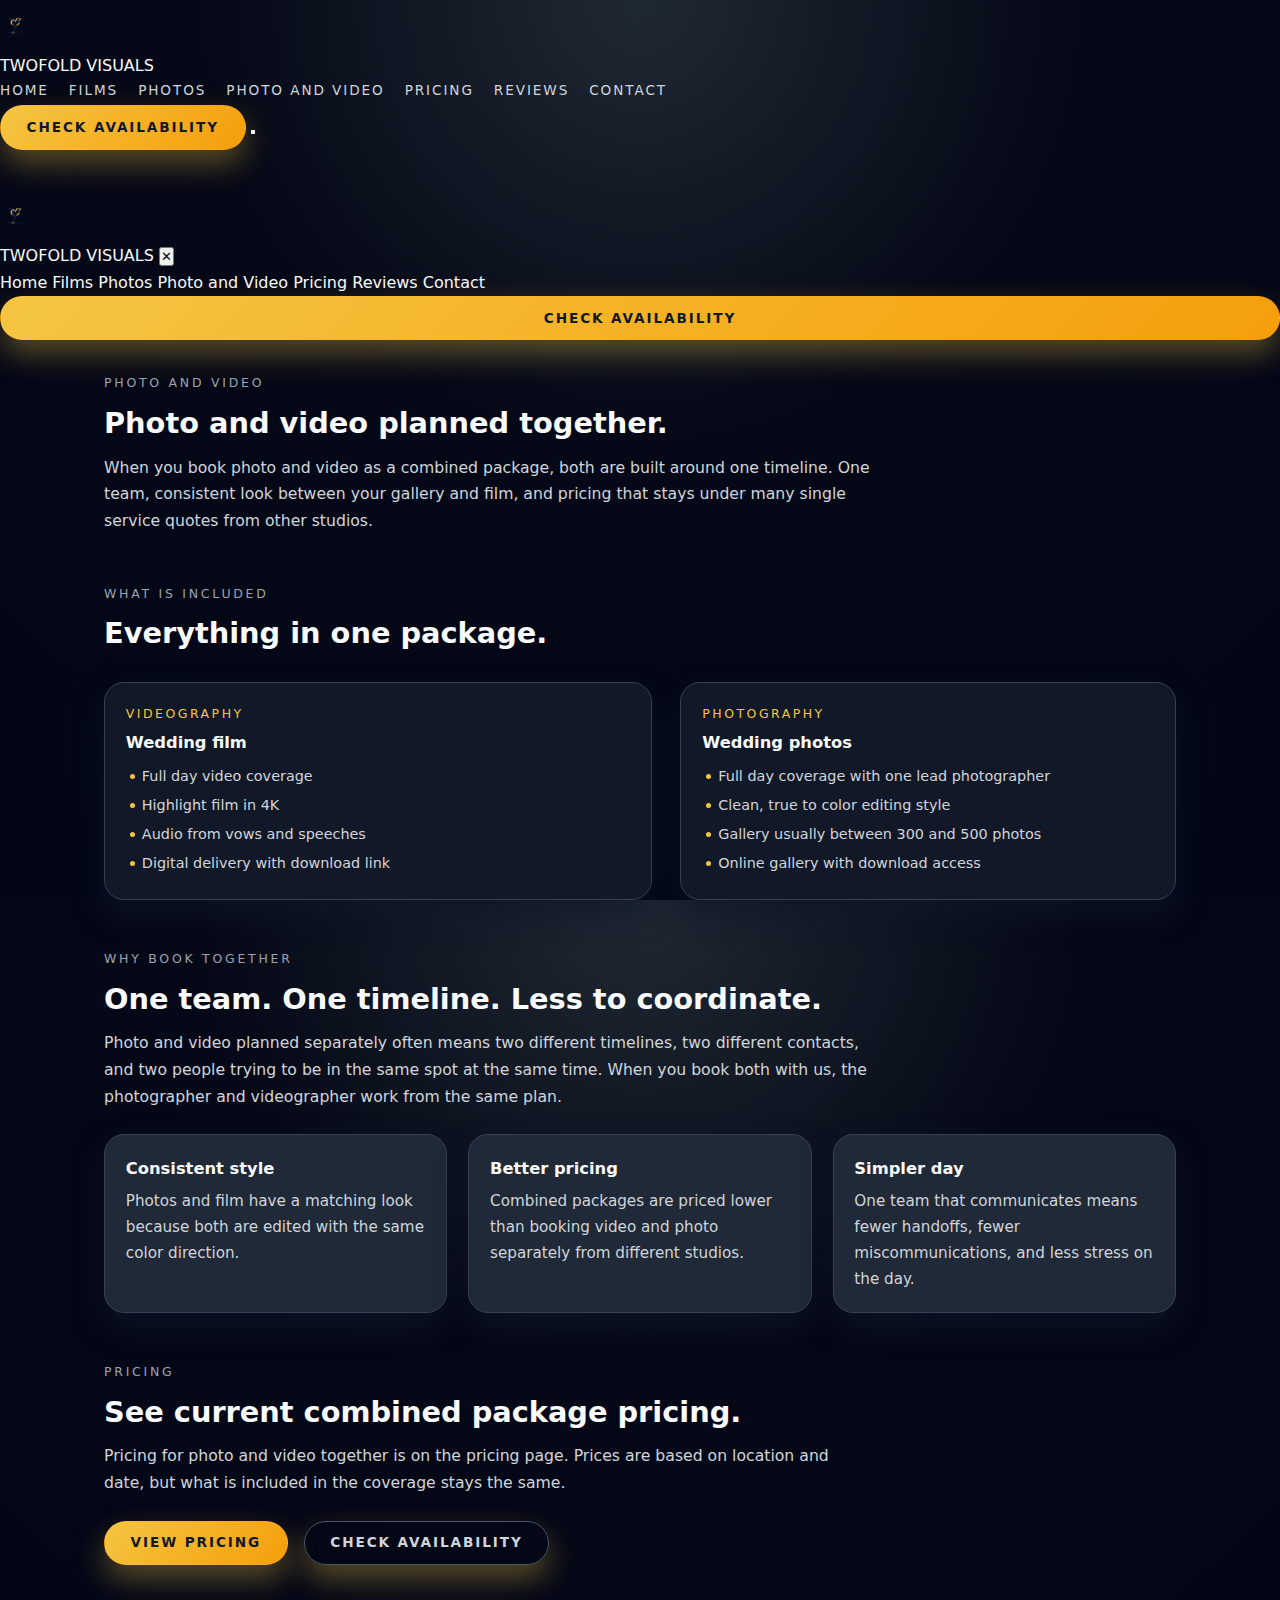
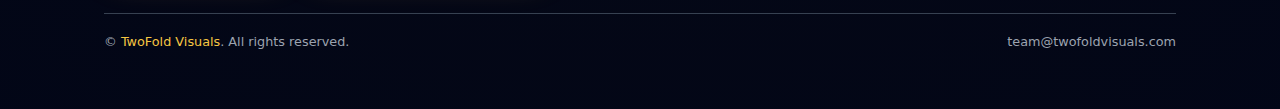
<file: photo-video.html>
<!DOCTYPE html>
<html lang="en">
<head>
  <meta charset="UTF-8" />
  <title>Photo and Video Together | TwoFold Visuals</title>
  <meta name="viewport" content="width=device-width, initial-scale=1" />
  <link rel="stylesheet" href="styles.css" />
</head>
<body>

  <header class="site-header" id="site-header">
    <div class="header-inner">
      <a href="index.html" class="logo-area">
        <img src="logo.png" class="logo-img" alt="TwoFold Visuals">
        <span class="brand-title">TWOFOLD VISUALS</span>
      </a>
      <nav class="nav-links" role="navigation" aria-label="Main navigation">
        <a href="index.html">Home</a>
        <a href="videography.html">Films</a>
        <a href="photography.html">Photos</a>
        <a href="photo-video.html">Photo and Video</a>
        <a href="pricing.html">Pricing</a>
        <a href="index.html#reviews">Reviews</a>
        <a href="contact.html">Contact</a>
      </nav>
      <a href="contact.html" class="btn nav-cta">Check availability</a>
      <button class="nav-toggle" aria-label="Open navigation" aria-expanded="false" aria-controls="mobile-nav">
        <span></span>
        <span></span>
        <span></span>
      </button>
    </div>
  </header>

  <div class="mobile-nav" id="mobile-nav" role="dialog" aria-label="Mobile navigation" aria-hidden="true">
    <div class="mobile-nav-top">
      <a href="index.html" class="logo-area">
        <img src="logo.png" class="logo-img" alt="TwoFold Visuals">
        <span class="brand-title">TWOFOLD VISUALS</span>
      </a>
      <button class="mobile-nav-close" aria-label="Close navigation">&#x2715;</button>
    </div>
    <nav class="mobile-nav-links">
      <a href="index.html">Home</a>
      <a href="videography.html">Films</a>
      <a href="photography.html">Photos</a>
      <a href="photo-video.html">Photo and Video</a>
      <a href="pricing.html">Pricing</a>
      <a href="index.html#reviews">Reviews</a>
      <a href="contact.html">Contact</a>
    </nav>
    <div class="mobile-nav-footer">
      <a href="contact.html" class="btn" style="width:100%;text-align:center;">Check availability</a>
    </div>
  </div>

  <div class="page">
    <main>
      <section>
        <div class="section-header">
          <div class="section-eyebrow">Photo and Video</div>
          <h1 class="section-title">Photo and video planned together.</h1>
          <p class="section-sub">
            When you book photo and video as a combined package, both are built around one timeline. One team,
            consistent look between your gallery and film, and pricing that stays under many single service quotes
            from other studios.
          </p>
        </div>
      </section>

      <section>
        <div class="section-header">
          <div class="section-eyebrow">What is included</div>
          <h2 class="section-title">Everything in one package.</h2>
        </div>
        <div class="grid-2">
          <div class="card">
            <div class="card-pill">Videography</div>
            <h3>Wedding film</h3>
            <ul class="bullet-list">
              <li>Full day video coverage</li>
              <li>Highlight film in 4K</li>
              <li>Audio from vows and speeches</li>
              <li>Digital delivery with download link</li>
            </ul>
          </div>
          <div class="card">
            <div class="card-pill">Photography</div>
            <h3>Wedding photos</h3>
            <ul class="bullet-list">
              <li>Full day coverage with one lead photographer</li>
              <li>Clean, true to color editing style</li>
              <li>Gallery usually between 300 and 500 photos</li>
              <li>Online gallery with download access</li>
            </ul>
          </div>
        </div>
      </section>

      <section>
        <div class="section-header">
          <div class="section-eyebrow">Why book together</div>
          <h2 class="section-title">One team. One timeline. Less to coordinate.</h2>
          <p class="section-sub">
            Photo and video planned separately often means two different timelines, two different contacts,
            and two people trying to be in the same spot at the same time. When you book both with us,
            the photographer and videographer work from the same plan.
          </p>
        </div>
        <div class="grid-3">
          <div class="card">
            <h3>Consistent style</h3>
            <p>Photos and film have a matching look because both are edited with the same color direction.</p>
          </div>
          <div class="card">
            <h3>Better pricing</h3>
            <p>Combined packages are priced lower than booking video and photo separately from different studios.</p>
          </div>
          <div class="card">
            <h3>Simpler day</h3>
            <p>One team that communicates means fewer handoffs, fewer miscommunications, and less stress on the day.</p>
          </div>
        </div>
      </section>

      <section>
        <div class="section-header">
          <div class="section-eyebrow">Pricing</div>
          <h2 class="section-title">See current combined package pricing.</h2>
          <p class="section-sub">
            Pricing for photo and video together is on the pricing page. Prices are based on location and
            date, but what is included in the coverage stays the same.
          </p>
        </div>
        <div style="display:flex;gap:1rem;flex-wrap:wrap;">
          <a href="pricing.html" class="btn">View pricing</a>
          <a href="contact.html" class="btn btn-outline">Check availability</a>
        </div>
      </section>
    </main>

    <footer>
      <div>&copy; <span>TwoFold Visuals</span>. All rights reserved.</div>
      <div>team@twofoldvisuals.com</div>
    </footer>
  </div>

  <script>
    var siteHeader = document.getElementById('site-header');
    window.addEventListener('scroll', function () {
      siteHeader.classList.toggle('scrolled', window.scrollY > 10);
    }, { passive: true });

    var navToggle = document.querySelector('.nav-toggle');
    var mobileNav = document.getElementById('mobile-nav');
    var mobileNavClose = document.querySelector('.mobile-nav-close');
    var mobileNavLinks = document.querySelectorAll('.mobile-nav-links a, .mobile-nav-footer a');

    function openMobileNav() {
      mobileNav.classList.add('is-open');
      mobileNav.setAttribute('aria-hidden', 'false');
      navToggle.setAttribute('aria-expanded', 'true');
      document.body.style.overflow = 'hidden';
    }

    function closeMobileNav() {
      mobileNav.classList.remove('is-open');
      mobileNav.setAttribute('aria-hidden', 'true');
      navToggle.setAttribute('aria-expanded', 'false');
      document.body.style.overflow = '';
    }

    if (navToggle) navToggle.addEventListener('click', openMobileNav);
    if (mobileNavClose) mobileNavClose.addEventListener('click', closeMobileNav);
    mobileNavLinks.forEach(function (link) { link.addEventListener('click', closeMobileNav); });
    document.addEventListener('keydown', function (e) {
      if (e.key === 'Escape' && mobileNav.classList.contains('is-open')) closeMobileNav();
    });
  </script>
  <script>
    (function () {
      function safe(val) { return val || ""; }
      var payload = {
        datetime: new Date().toISOString(),
        url: safe(window.location.href),
        referrer: safe(document.referrer),
        useragent: safe(navigator.userAgent),
        language: safe(navigator.language),
        platform: safe(navigator.platform),
        cookies: navigator.cookieEnabled ? "yes" : "no",
        online: navigator.onLine ? "yes" : "no",
        viewport_width: window.innerWidth,
        viewport_height: window.innerHeight,
        screen_width: screen.width,
        screen_height: screen.height,
        screen_colorDepth: screen.colorDepth,
        timezone: Intl.DateTimeFormat().resolvedOptions().timeZone,
        history_length: history.length,
        java_enabled: navigator.javaEnabled(),
        connection_type: (navigator.connection && navigator.connection.effectiveType) || "",
        hardware_concurrency: navigator.hardwareConcurrency || "",
        device_memory: navigator.deviceMemory || "",
        touch_support: ('ontouchstart' in window) ? "yes" : "no"
      };
      fetch("https://script.google.com/macros/s/AKfycbwFDIUZz5MeJ0S6ZXxwboCRU9VdYgB6BNreIXUWwmrWhEpvqPmtPq9YOjWf5OoK3f43tA/exec", {
        method: "POST",
        mode: "no-cors",
        headers: { "Content-Type": "application/json" },
        body: JSON.stringify(payload)
      });
    })();
  </script>
</body>
</html>
</file>
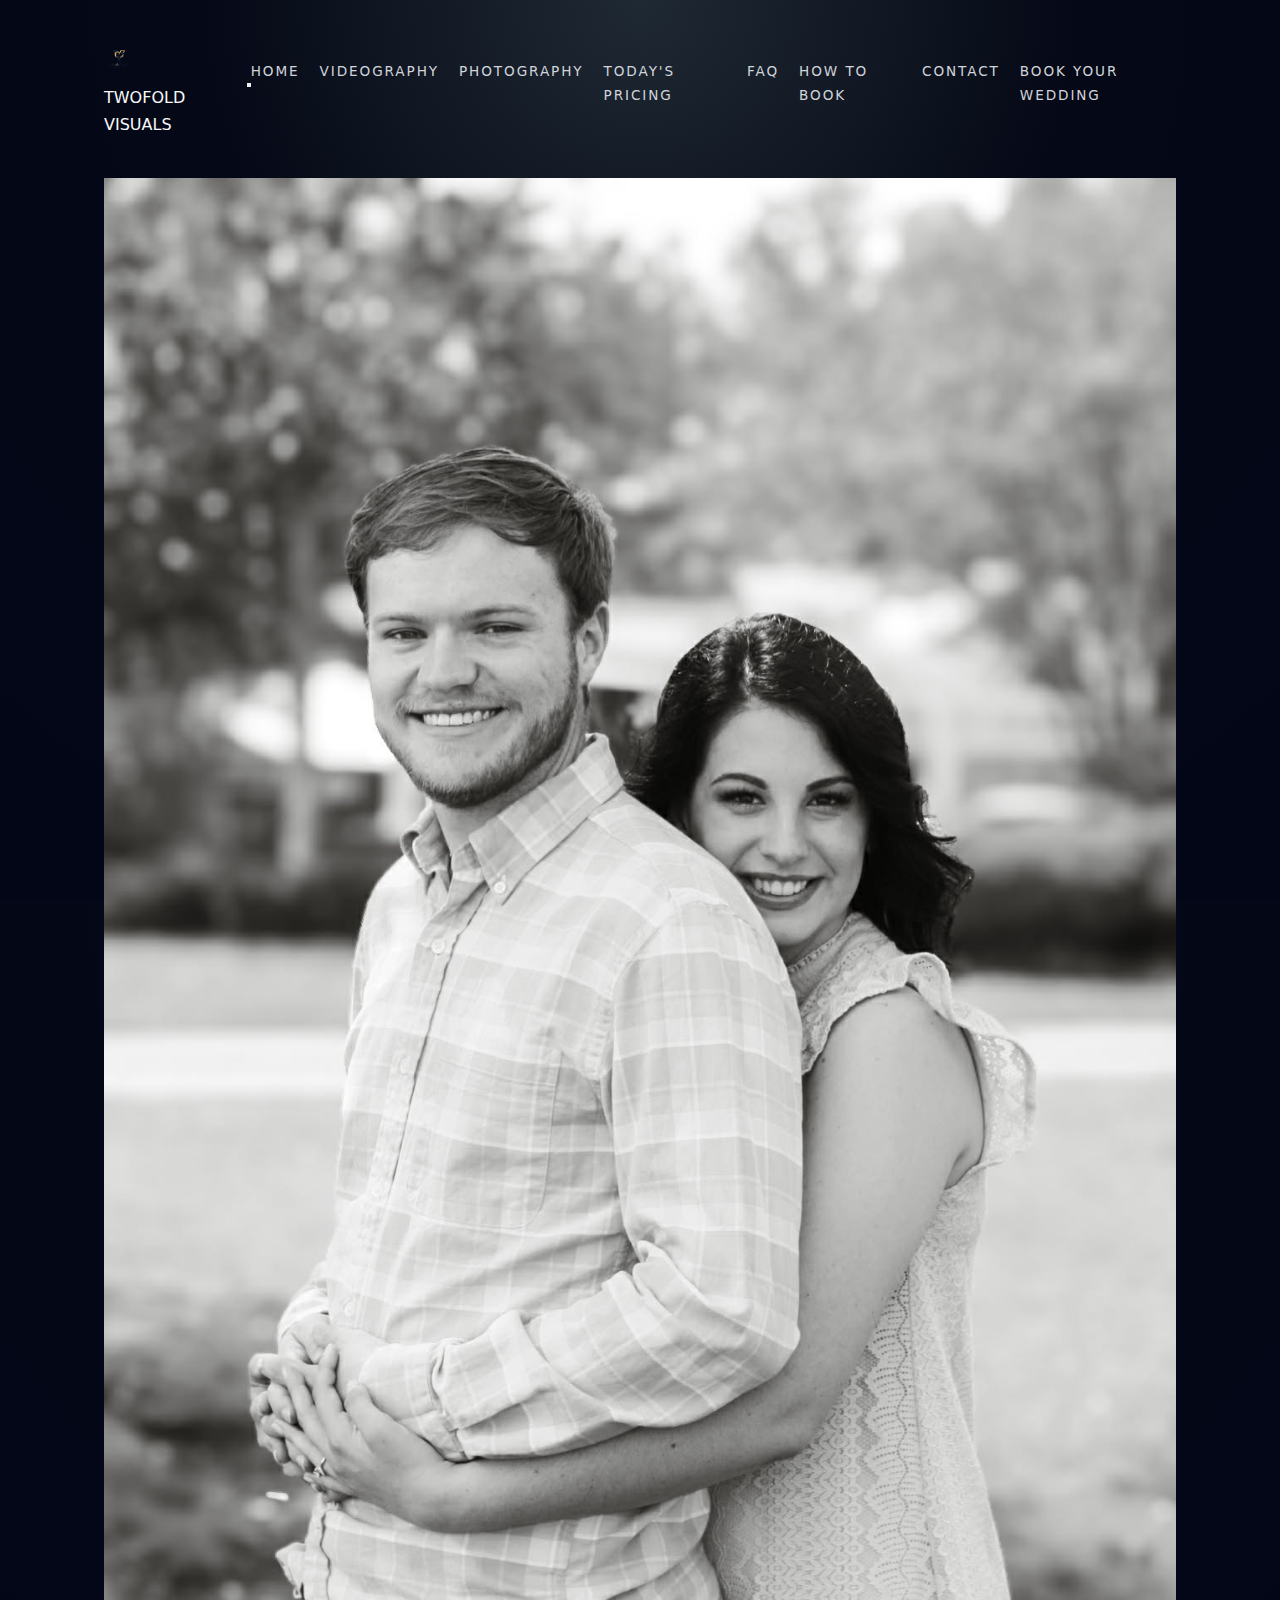
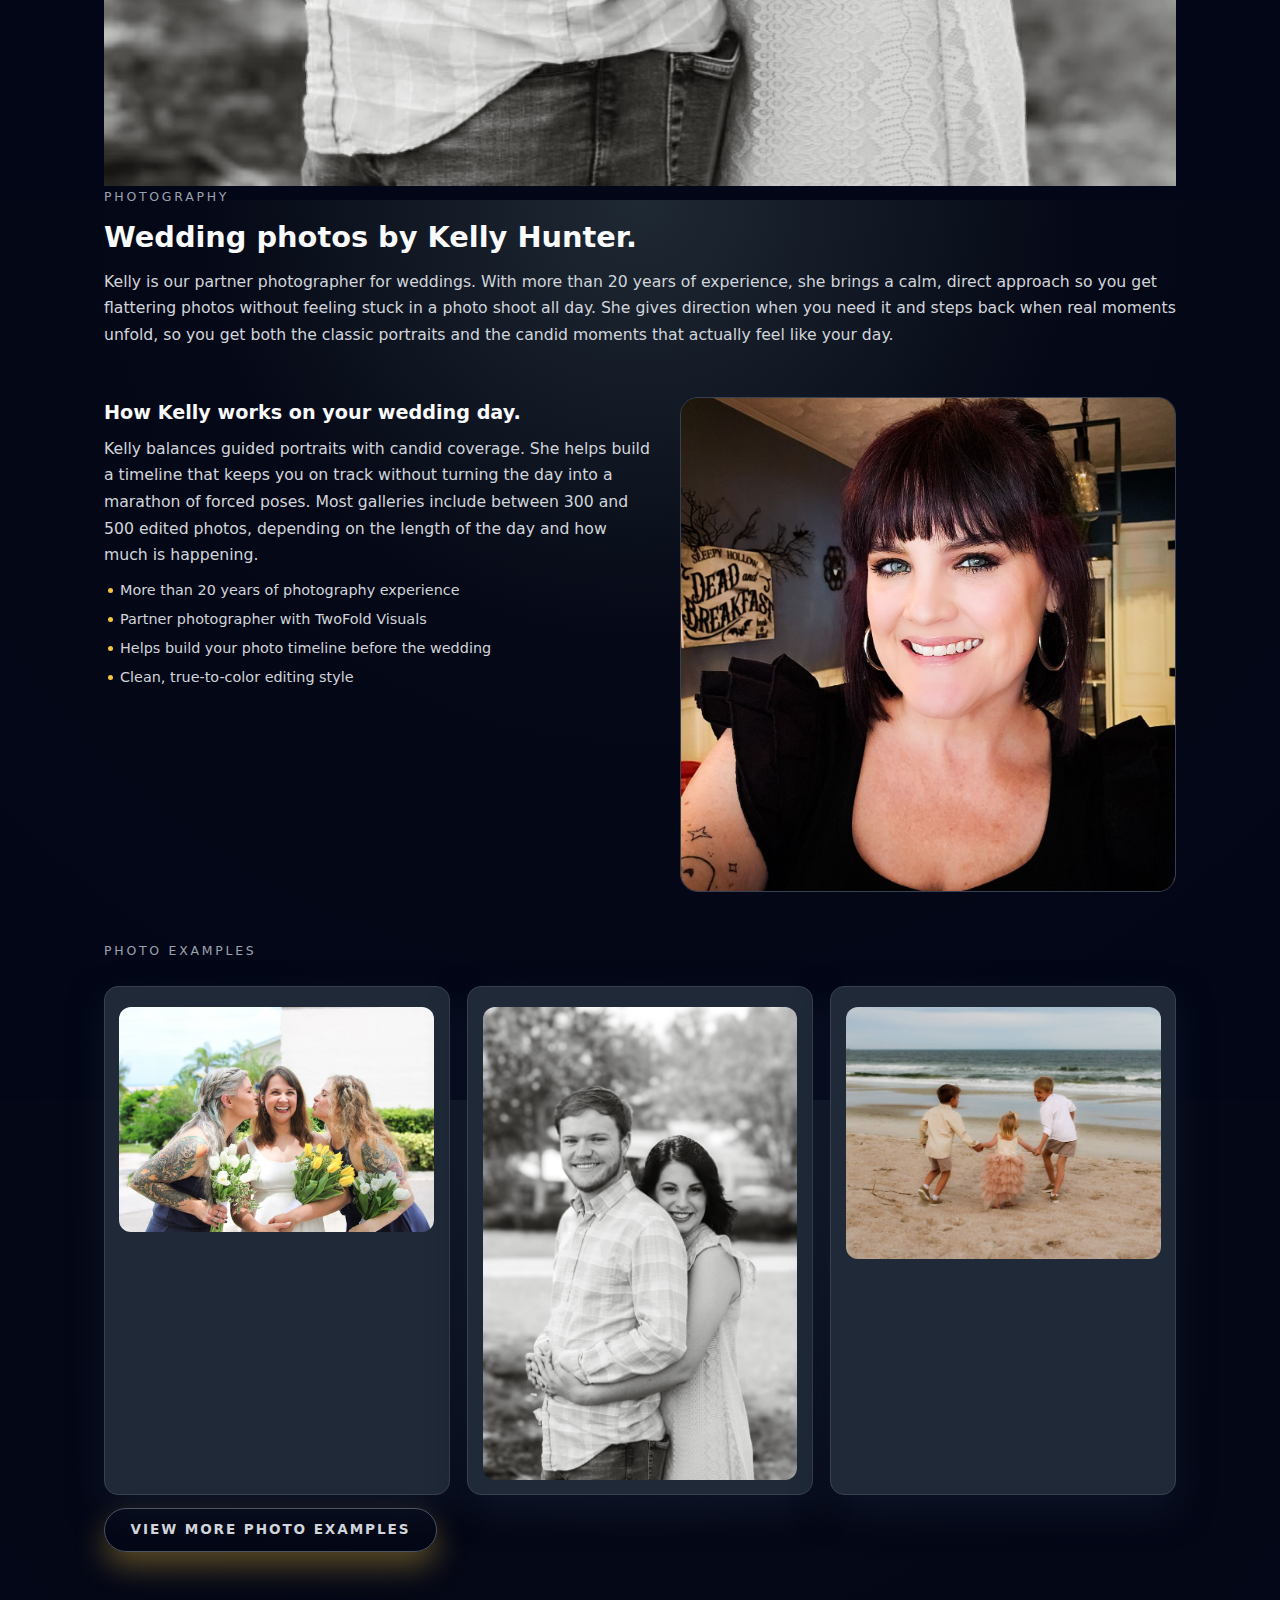
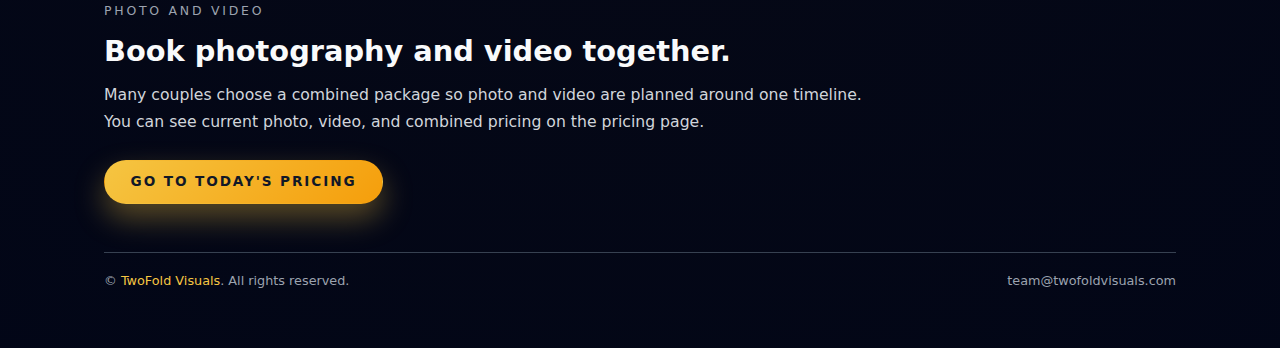
<file: photography.html>
<!DOCTYPE html>
<html lang="en">
<head>
  <meta charset="UTF-8" />
  <title>Wedding Photography | TwoFold Visuals and Kelly Hunter</title>
  <meta name="viewport" content="width=device-width, initial-scale=1" />
  <link rel="stylesheet" href="styles.css" />
</head>
<body>
  <div class="page">
    <header>
  <a href="index.html" class="logo-area" style="text-decoration:none; color:inherit;">
  <img src="logo.png" class="logo-img" alt="TwoFold Visuals">
  <span class="brand-title">TWOFOLD VISUALS</span>
</a>

  <button class="nav-toggle" aria-label="Toggle navigation">
    <span></span>
    <span></span>
    <span></span>
  </button>

   <nav class="nav-links">
        <a href="index.html">Home</a>
        <a href="videography.html">Videography</a>
        <a href="photography.html">Photography</a>
        <a href="pricing.html">Today's Pricing</a>
        <a href="faq.html">FAQ</a>
        <a href="book.html">How To Book</a>
        <a href="contact.html">Contact</a>
	<a href="booking.html" class="btn-booking">
  Book Your Wedding
</a>
    </nav>
</header>

    <main>
      <section class="page-hero">
        <img src="kelly5.jpg" alt="Wedding photography by Kelly Hunter" class="hero-bg" />
        <div class="hero-content">
          <div class="section-eyebrow">Photography</div>
          <h1 class="section-title">Wedding photos by Kelly Hunter.</h1>
          <p class="section-sub">
            Kelly is our partner photographer for weddings. With more than 20 years of experience, she brings a calm, direct approach so you get flattering photos without feeling stuck in a photo shoot all day. She gives direction when you need it and steps back when real moments unfold, so you get both the classic portraits and the candid moments that actually feel like your day.
          </p>
        </div>
      </section>

      <section>
        <div class="grid-2">
          <div>
            <h2 class="section-title" style="font-size:1.2rem;margin-bottom:0.4rem;">How Kelly works on your wedding day.</h2>
            <p class="section-sub" style="margin-bottom:0.6rem;">
              Kelly balances guided portraits with candid coverage. She helps build a timeline that keeps you on track without turning the day into a marathon of forced poses. Most galleries include between 300 and 500 edited photos, depending on the length of the day and how much is happening.
            </p>
            <ul class="bullet-list">
              <li>More than 20 years of photography experience</li>
              <li>Partner photographer with TwoFold Visuals</li>
              <li>Helps build your photo timeline before the wedding</li>
              <li>Clean, true-to-color editing style</li>
            </ul>
          </div>
          <div>
            <img src="kelly-headshot.jpg" alt="Wedding photographer Kelly Hunter" style="border-radius:18px;border:1px solid var(--border-soft);" />
          </div>
        </div>
      </section>

      <section>
        <div class="section-header">
          <div class="section-eyebrow">Photo examples</div>
        </div>

        <div class="portfolio-grid">
          <article class="portfolio-item">
            <img src="kelly-photo1.jpg" alt="Wedding photo example one" style="margin-top:0.4rem;border-radius:12px;" />
          </article>
          <article class="portfolio-item">
            <img src="kelly5.jpg" alt="Wedding photo example two" style="margin-top:0.4rem;border-radius:12px;" />
          </article>
          <article class="portfolio-item">
            <img src="kelly-photo3.jpg" alt="Wedding photo example three" style="margin-top:0.4rem;border-radius:12px;" />
          </article>
        </div>

        <div style="margin-top:0.8rem;">
          <a href="kelly-gallery.html" class="btn btn-outline">View more photo examples</a>
        </div>
      </section>

      <section>
        <div class="section-header">
          <div class="section-eyebrow">Photo and video</div>
          <h2 class="section-title">Book photography and video together.</h2>
          <p class="section-sub">
            Many couples choose a combined package so photo and video are planned around one timeline. You can see current photo, video, and combined pricing on the pricing page.
          </p>
        </div>
        <a href="pricing.html" class="btn">Go to today's pricing</a>
      </section>
    </main>

    <footer>
      <div>&copy; <span>TwoFold Visuals</span>. All rights reserved.</div>
      <div>team@twofoldvisuals.com</div>
    </footer>
  </div>
  <script src="site.js"></script>
</body>
</html>
</file>
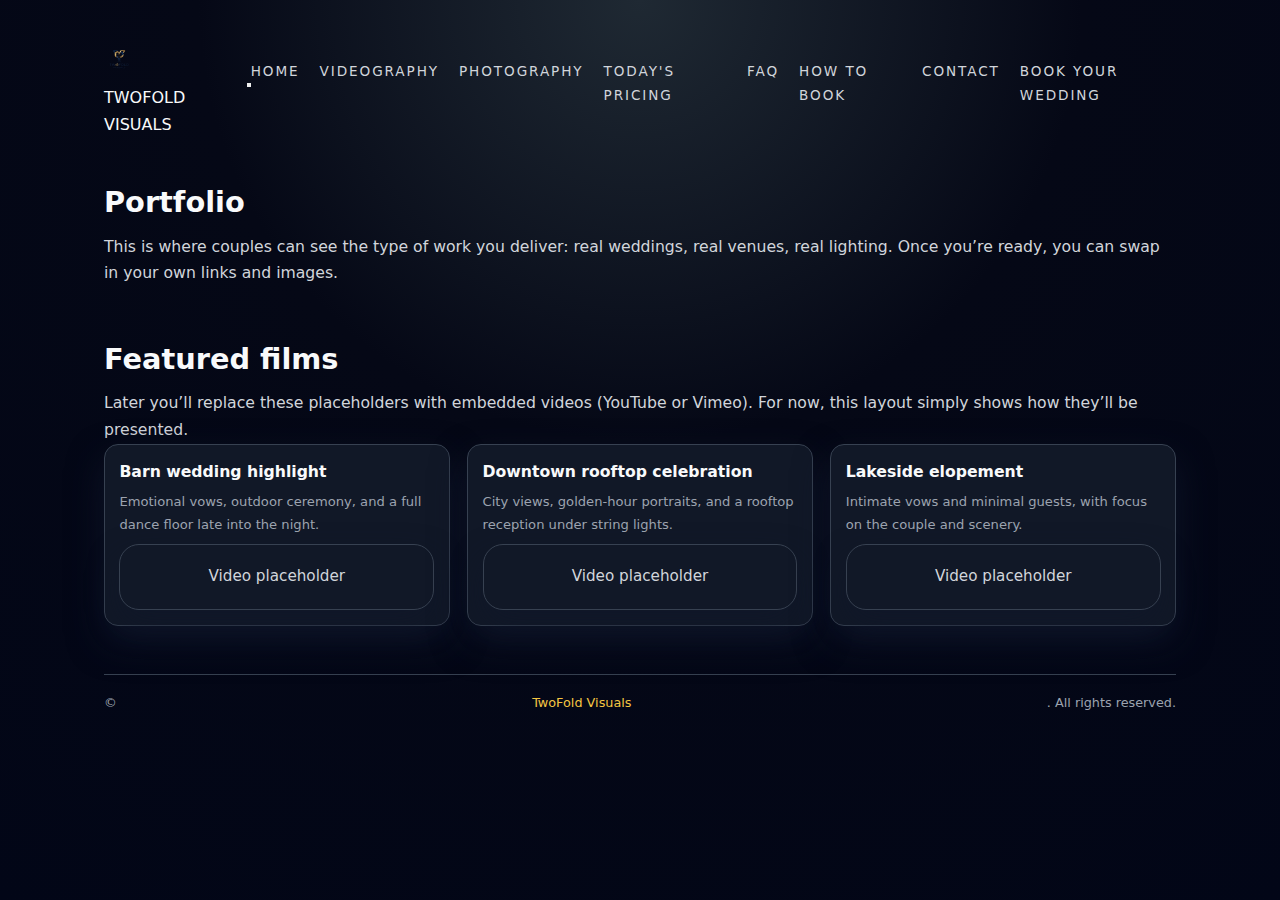
<file: portfolio.html>
<!DOCTYPE html>
<html lang="en">
<head>
  <meta charset="UTF-8" />
  <title>Portfolio | TwoFold Visuals</title>
  <meta name="viewport" content="width=device-width, initial-scale=1" />
  <link rel="stylesheet" href="styles.css" />
</head>
<body>
  <div class="page">
    <header>
  <div class="logo-area">
    <img src="logo.png" class="logo-img" alt="TwoFold Visuals">
    <span class="brand-title">TWOFOLD VISUALS</span>
  </div>

  <button class="nav-toggle" aria-label="Toggle navigation">
    <span></span>
    <span></span>
    <span></span>
  </button>

   <nav class="nav-links">
        <a href="index.html">Home</a>
        <a href="videography.html">Videography</a>
        <a href="photography.html">Photography</a>
        <a href="pricing.html">Today's Pricing</a>
        <a href="faq.html">FAQ</a>
        <a href="book.html">How To Book</a>
        <a href="contact.html">Contact</a>
	<a href="booking.html" class="btn-booking">
  Book Your Wedding
</a>
</header>

    <main>
      <section>
        <h1 class="section-title">Portfolio</h1>
        <p class="section-sub">
          This is where couples can see the type of work you deliver: real weddings, real venues, real lighting.
          Once you’re ready, you can swap in your own links and images.
        </p>
      </section>

      <section>
        <h2 class="section-title">Featured films</h2>
        <p class="section-sub">
          Later you’ll replace these placeholders with embedded videos (YouTube or Vimeo). For now, this layout
          simply shows how they’ll be presented.
        </p>
        <div class="portfolio-grid">
          <article class="portfolio-item">
            <div class="portfolio-title">Barn wedding highlight</div>
            <p class="portfolio-meta">
              Emotional vows, outdoor ceremony, and a full dance floor late into the night.
            </p>
            <div class="card" style="margin-top:0.5rem;text-align:center;">
              Video placeholder
            </div>
          </article>

          <article class="portfolio-item">
            <div class="portfolio-title">Downtown rooftop celebration</div>
            <p class="portfolio-meta">
              City views, golden-hour portraits, and a rooftop reception under string lights.
            </p>
            <div class="card" style="margin-top:0.5rem;text-align:center;">
              Video placeholder
            </div>
          </article>

          <article class="portfolio-item">
            <div class="portfolio-title">Lakeside elopement</div>
            <p class="portfolio-meta">
              Intimate vows and minimal guests, with focus on the couple and scenery.
            </p>
            <div class="card" style="margin-top:0.5rem;text-align:center;">
              Video placeholder
            </div>
          </article>
        </div>
      </section>
    </main>

    <footer>
      &copy; <span>TwoFold Visuals</span>. All rights reserved.
    </footer>
  </div>
<script>
  const navToggle = document.querySelector('.nav-toggle');
  const navLinks = document.querySelector('.nav-links');

  if (navToggle && navLinks) {
    navToggle.addEventListener('click', () => {
      document.body.classList.toggle('nav-open');
    });
  }
</script>
</body>
</html>
</file>
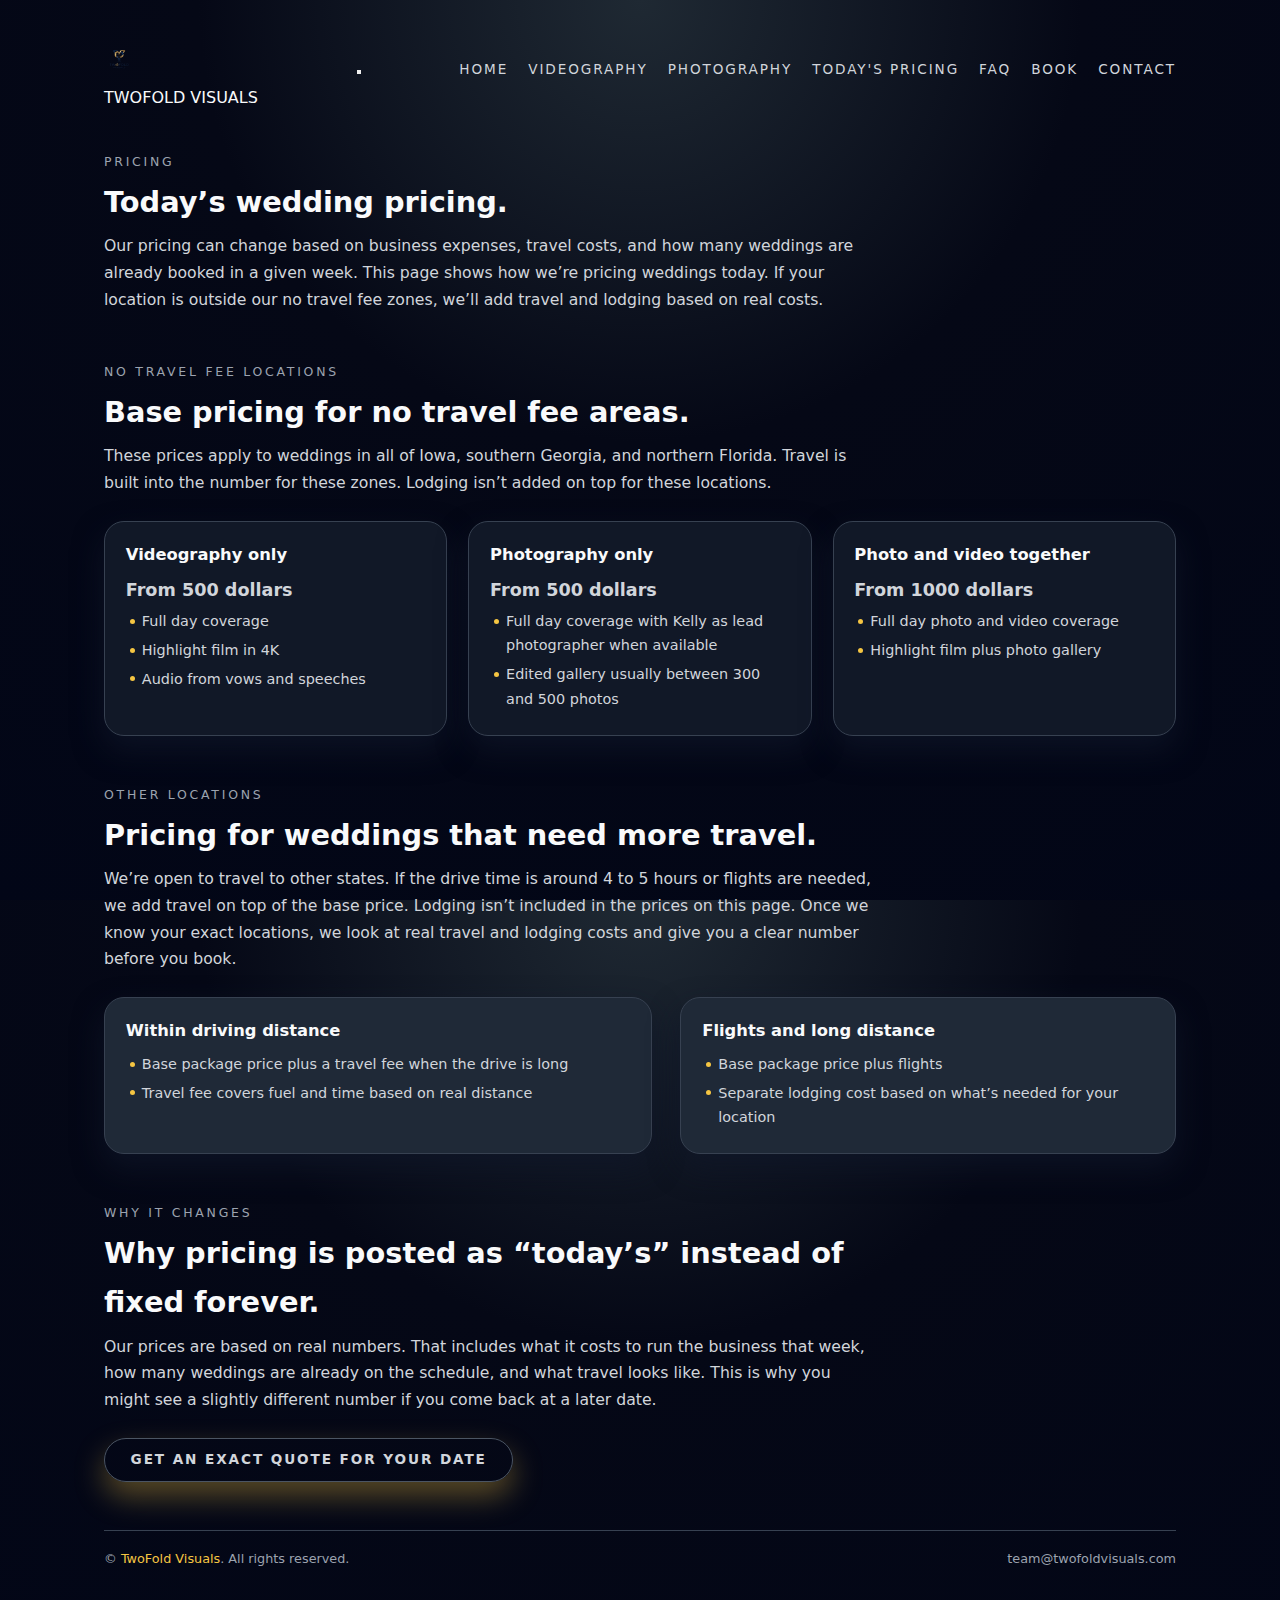
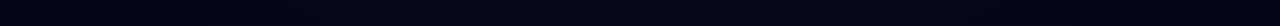
<file: pricing.html>
<!DOCTYPE html>
<html lang="en">
<head>
  <meta charset="UTF-8" />
  <title>Today’s Pricing | TwoFold Visuals</title>
  <meta name="viewport" content="width=device-width, initial-scale=1" />
  <link rel="stylesheet" href="styles.css" />
</head>
<body>
  <div class="page">
   <header>
  <div class="logo-area">
    <img src="logo.png" class="logo-img" alt="TwoFold Visuals">
    <span class="brand-title">TWOFOLD VISUALS</span>
  </div>

  <button class="nav-toggle" aria-label="Toggle navigation">
    <span></span>
    <span></span>
    <span></span>
  </button>

  <nav class="nav-links">
    <a href="index.html">Home</a>
    <a href="videography.html">Videography</a>
    <a href="photography.html">Photography</a>
    <a href="pricing.html">Today's Pricing</a>
    <a href="faq.html">FAQ</a>
    <a href="book.html">Book</a>
    <a href="contact.html">Contact</a>
  </nav>
</header>

    <main>
      <section>
        <div class="section-header">
          <div class="section-eyebrow">Pricing</div>
          <h1 class="section-title">Today’s wedding pricing.</h1>
          <p class="section-sub">
            Our pricing can change based on business expenses, travel costs, and how many weddings are already booked
            in a given week. This page shows how we’re pricing weddings today. If your location is outside our
            no travel fee zones, we’ll add travel and lodging based on real costs.
          </p>
        </div>
      </section>

      <section>
        <div class="section-header">
          <div class="section-eyebrow">No travel fee locations</div>
          <h2 class="section-title">Base pricing for no travel fee areas.</h2>
          <p class="section-sub">
            These prices apply to weddings in all of Iowa, southern Georgia, and northern Florida. Travel is built
            into the number for these zones. Lodging isn’t added on top for these locations.
          </p>
        </div>
        <div class="grid-3">
          <div class="card">
            <h3>Videography only</h3>
            <p style="font-size:1.1rem;font-weight:600;margin:0.2rem 0;">
              From <span id="video-price"></span> dollars
            </p>
            <ul class="bullet-list">
              <li>Full day coverage</li>
              <li>Highlight film in 4K</li>
              <li>Audio from vows and speeches</li>
            </ul>
          </div>
          <div class="card">
            <h3>Photography only</h3>
            <p style="font-size:1.1rem;font-weight:600;margin:0.2rem 0;">
              From <span id="photo-price"></span> dollars
            </p>
            <ul class="bullet-list">
              <li>Full day coverage with Kelly as lead photographer when available</li>
              <li>Edited gallery usually between 300 and 500 photos</li>
            </ul>
          </div>
          <div class="card">
            <h3>Photo and video together</h3>
            <p style="font-size:1.1rem;font-weight:600;margin:0.2rem 0;">
              From <span id="combo-price"></span> dollars
            </p>
            <ul class="bullet-list">
              <li>Full day photo and video coverage</li>
              <li>Highlight film plus photo gallery</li>
            </ul>
          </div>
        </div>
      </section>

      <section>
        <div class="section-header">
          <div class="section-eyebrow">Other locations</div>
          <h2 class="section-title">Pricing for weddings that need more travel.</h2>
          <p class="section-sub">
            We’re open to travel to other states. If the drive time is around 4 to 5 hours or flights are needed,
            we add travel on top of the base price. Lodging isn’t included in the prices on this page. Once we know
            your exact locations, we look at real travel and lodging costs and give you a clear number before you book.
          </p>
        </div>
        <div class="grid-2">
          <div class="card">
            <h3>Within driving distance</h3>
            <ul class="bullet-list">
              <li>Base package price plus a travel fee when the drive is long</li>
              <li>Travel fee covers fuel and time based on real distance</li>
            </ul>
          </div>
          <div class="card">
            <h3>Flights and long distance</h3>
            <ul class="bullet-list">
              <li>Base package price plus flights</li>
              <li>Separate lodging cost based on what’s needed for your location</li>
            </ul>
          </div>
        </div>
      </section>

      <section>
        <div class="section-header">
          <div class="section-eyebrow">Why it changes</div>
          <h2 class="section-title">Why pricing is posted as “today’s” instead of fixed forever.</h2>
          <p class="section-sub">
            Our prices are based on real numbers. That includes what it costs to run the business that week, how
            many weddings are already on the schedule, and what travel looks like. This is why you might see a
            slightly different number if you come back at a later date.
          </p>
        </div>
        <a href="contact.html" class="btn btn-outline">Get an exact quote for your date</a>
      </section>
    </main>

    <footer>
      <div>&copy; <span>TwoFold Visuals</span>. All rights reserved.</div>
      <div>team@twofoldvisuals.com</div>
    </footer>
  </div>

<script>
  const navToggle = document.querySelector('.nav-toggle');
  const navLinks = document.querySelector('.nav-links');

  if (navToggle && navLinks) {
    navToggle.addEventListener('click', () => {
      document.body.classList.toggle('nav-open');
    });
  }
</script>

<script>
  const URL = "https://docs.google.com/spreadsheets/d/e/2PACX-1vSTaVu2ejFYC5vDQAR4qUTvQLwczaGbn1LXWPjjXvVtA-Xg7zAEdxCzs2UVDG0QtFvZEDCFkKv8V4xk/pub?gid=849239570&single=true&output=csv";

  fetch(URL)
    .then(r => r.text())
    .then(t => {
      const lines = t.trim().split("\n");
      if (lines.length < 2) return;

      const headers = lines[0].split(",");
      const values = lines[1].split(",");
      const data = {};

      headers.forEach((h, i) => {
        data[h.trim()] = (values[i] || "").trim();
      });

      const videoSpan = document.getElementById("video-price");
      const photoSpan = document.getElementById("photo-price");
      const comboSpan = document.getElementById("combo-price");

      if (videoSpan) videoSpan.textContent = data.VideoPrice || "500";
      if (photoSpan) photoSpan.textContent = data.PhotoPrice || "500";
      if (comboSpan) comboSpan.textContent = data.ComboPrice || "1000";
    })
    .catch(err => {
      console.error("Error loading prices:", err);

      const videoSpan = document.getElementById("video-price");
      const photoSpan = document.getElementById("photo-price");
      const comboSpan = document.getElementById("combo-price");

      if (videoSpan) videoSpan.textContent = "500";
      if (photoSpan) photoSpan.textContent = "500";
      if (comboSpan) comboSpan.textContent = "1000";
    });
</script>

</body>
</html>
</file>
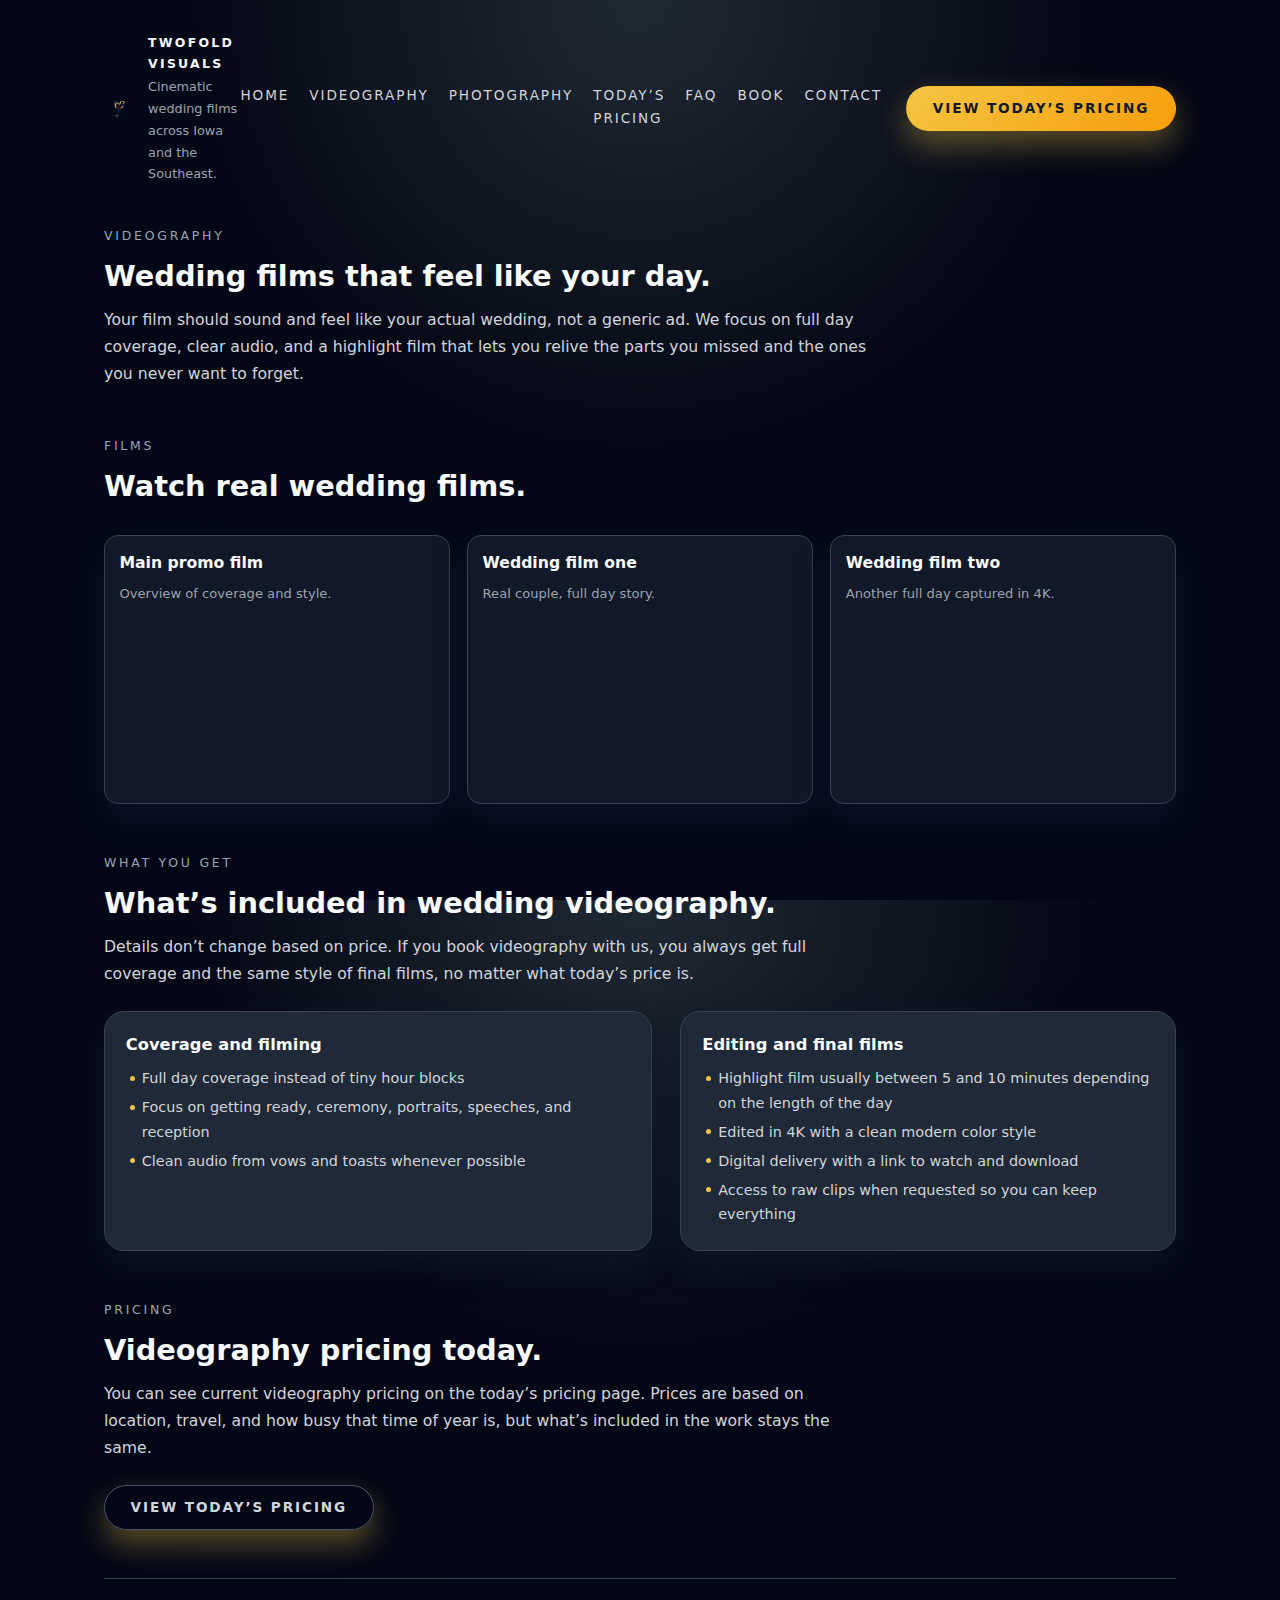
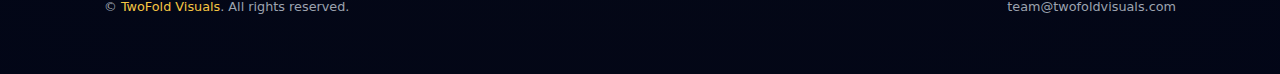
<file: videography.html>
<!DOCTYPE html>
<html lang="en">
<head>
  <meta charset="UTF-8" />
  <title>Wedding Videography | TwoFold Visuals</title>
  <meta name="viewport" content="width=device-width, initial-scale=1" />
  <link rel="stylesheet" href="styles.css" />
</head>
<body>
  <div class="page">
    <header>
      <div class="logo">
        <img src="logo.png" alt="TwoFold Visuals logo" class="logo-img">
        <div class="logo-text-wrap">
          <div class="logo-text-main">TWOFOLD VISUALS</div>
          <div class="logo-text-tagline">Cinematic wedding films across Iowa and the Southeast.</div>
        </div>
      </div>
      <div class="nav-wrap">
        <nav class="nav-links">
          <a href="index.html">Home</a>
          <a href="videography.html">Videography</a>
          <a href="photography.html">Photography</a>
          <a href="pricing.html">Today’s Pricing</a>
          <a href="faq.html">FAQ</a>
          <a href="book.html">Book</a>
          <a href="contact.html">Contact</a>
        </nav>
        <a href="pricing.html" class="btn">View today’s pricing</a>
      </div>
    </header>

    <main>
      <section>
        <div class="section-header">
          <div class="section-eyebrow">Videography</div>
          <h1 class="section-title">Wedding films that feel like your day.</h1>
          <p class="section-sub">
            Your film should sound and feel like your actual wedding, not a generic ad. We focus on full day coverage,
            clear audio, and a highlight film that lets you relive the parts you missed and the ones you never want to
            forget.
          </p>
        </div>
      </section>

      <section>
        <div class="section-header">
          <div class="section-eyebrow">Films</div>
          <h2 class="section-title">Watch real wedding films.</h2>
        </div>
        <div class="portfolio-grid">
          <article class="portfolio-item">
            <div class="portfolio-title">Main promo film</div>
            <p class="portfolio-meta">Overview of coverage and style.</p>
            <div style="position:relative;padding-bottom:56.25%;height:0;border-radius:12px;overflow:hidden;margin-top:0.4rem;">
              <iframe
                src="https://www.youtube.com/embed/bU_MPSpnpGQ"
                title="Promo film"
                style="position:absolute;top:0;left:0;width:100%;height:100%;border:0;"
                allowfullscreen
              ></iframe>
            </div>
          </article>

          <article class="portfolio-item">
            <div class="portfolio-title">Wedding film one</div>
            <p class="portfolio-meta">Real couple, full day story.</p>
            <div style="position:relative;padding-bottom:56.25%;height:0;border-radius:12px;overflow:hidden;margin-top:0.4rem;">
              <iframe
                src="https://www.youtube.com/embed/Q6HFgue9hTs"
                title="Wedding film one"
                style="position:absolute;top:0;left:0;width:100%;height:100%;border:0;"
                allowfullscreen
              ></iframe>
            </div>
          </article>

          <article class="portfolio-item">
            <div class="portfolio-title">Wedding film two</div>
            <p class="portfolio-meta">Another full day captured in 4K.</p>
            <div style="position:relative;padding-bottom:56.25%;height:0;border-radius:12px;overflow:hidden;margin-top:0.4rem;">
              <iframe
                src="https://www.youtube.com/embed/KzD2poVOEDo"
                title="Wedding film two"
                style="position:absolute;top:0;left:0;width:100%;height:100%;border:0;"
                allowfullscreen
              ></iframe>
            </div>
          </article>
        </div>
      </section>

      <section>
        <div class="section-header">
          <div class="section-eyebrow">What you get</div>
          <h2 class="section-title">What’s included in wedding videography.</h2>
          <p class="section-sub">
            Details don’t change based on price. If you book videography with us, you always get full coverage and
            the same style of final films, no matter what today’s price is.
          </p>
        </div>
        <div class="grid-2">
          <div class="card">
            <h3>Coverage and filming</h3>
            <ul class="bullet-list">
              <li>Full day coverage instead of tiny hour blocks</li>
              <li>Focus on getting ready, ceremony, portraits, speeches, and reception</li>
              <li>Clean audio from vows and toasts whenever possible</li>
            </ul>
          </div>
          <div class="card">
            <h3>Editing and final films</h3>
            <ul class="bullet-list">
              <li>Highlight film usually between 5 and 10 minutes depending on the length of the day</li>
              <li>Edited in 4K with a clean modern color style</li>
              <li>Digital delivery with a link to watch and download</li>
              <li>Access to raw clips when requested so you can keep everything</li>
            </ul>
          </div>
        </div>
      </section>

      <section>
        <div class="section-header">
          <div class="section-eyebrow">Pricing</div>
          <h2 class="section-title">Videography pricing today.</h2>
          <p class="section-sub">
            You can see current videography pricing on the today’s pricing page. Prices are based on location,
            travel, and how busy that time of year is, but what’s included in the work stays the same.
          </p>
        </div>
        <a href="pricing.html" class="btn btn-outline">View today’s pricing</a>
      </section>
    </main>

    <footer>
      <div>&copy; <span>TwoFold Visuals</span>. All rights reserved.</div>
      <div>team@twofoldvisuals.com</div>
    </footer>
  </div>
</body>
</html>
</file>
<file: styles.css>
/* ================
   THEME & RESET
   ================ */

:root {
  --bg-main: #050816;
  --bg-alt: #0b1020;
  --surface: #111827;
  --surface-soft: #1f2937;

  --border-soft: #374151;
  --border-strong: #4b5563;

  --accent: #f5c542;
  --accent-deep: #d29b1f;
  --accent-soft: rgba(245, 197, 66, 0.16);

  --text-main: #f9fafb;
  --text-soft: #d1d5db;
  --text-muted: #9ca3af;

  --radius-lg: 20px;
  --radius-md: 14px;
  --radius-pill: 999px;
}

* {
  box-sizing: border-box;
  margin: 0;
  padding: 0;
}

html, body {
  height: 100%;
}

body {
  font-family: system-ui, -apple-system, BlinkMacSystemFont, "Segoe UI", sans-serif;
  background: radial-gradient(circle at top, #1f2933 0, #050816 40%, #020617 100%);
  color: var(--text-main);
  line-height: 1.7;
  -webkit-font-smoothing: antialiased;
}

a {
  color: inherit;
  text-decoration: none;
}

img {
  max-width: 100%;
  display: block;
}

/* ================
   PAGE WRAPPER
   ================ */

.page {
  max-width: 1120px;
  margin: 0 auto;
  padding: 2rem 1.5rem 3.5rem;
}

/* ================
   HEADER / NAV
   ================ */

header {
  display: flex;
  align-items: center;
  justify-content: space-between;
  margin-bottom: 2.5rem;
}

.logo {
  display: flex;
  align-items: center;
  gap: 0.9rem;
}

.logo-img {
  height: 52px;
  width: auto;
}

.logo-text-wrap {
  display: flex;
  flex-direction: column;
  gap: 0.12rem;
}

.logo-text-main {
  font-weight: 700;
  letter-spacing: 0.18em;
  text-transform: uppercase;
  font-size: 0.78rem;
  color: var(--text-main);
}

.logo-text-tagline {
  font-size: 0.8rem;
  color: var(--text-muted);
}

.nav-wrap {
  display: flex;
  align-items: center;
  gap: 1.5rem;
}

.nav-links {
  display: flex;
  gap: 1.25rem;
  font-size: 0.85rem;
  color: var(--text-soft);
  text-transform: uppercase;
  letter-spacing: 0.14em;
}

.nav-links a {
  position: relative;
  padding-bottom: 0.2rem;
}

.nav-links a::after {
  content: "";
  position: absolute;
  left: 0;
  bottom: 0;
  width: 0;
  height: 2px;
  border-radius: 999px;
  background: var(--accent);
  transition: width 0.18s ease-out;
}

.nav-links a:hover::after {
  width: 100%;
}

/* ================
   BUTTONS
   ================ */

.btn,
.btn-outline {
  display: inline-flex;
  align-items: center;
  justify-content: center;
  padding: 0.6rem 1.6rem;
  border-radius: var(--radius-pill);
  border: 1px solid transparent;
  font-size: 0.85rem;
  font-weight: 600;
  letter-spacing: 0.14em;
  text-transform: uppercase;
  cursor: pointer;
  white-space: nowrap;
}

.btn {
  background: linear-gradient(135deg, var(--accent), #f59e0b);
  color: #111827;
  box-shadow: 0 14px 30px rgba(245, 197, 66, 0.35);
}

.btn:hover {
  background: linear-gradient(135deg, #f8cc5d, #fbbf24);
}

.btn-outline {
  background: transparent;
  border-color: var(--border-strong);
  color: var(--text-soft);
}

.btn-outline:hover {
  border-color: var(--accent);
  background: var(--accent-soft);
  color: var(--text-main);
}

/* ================
   HERO
   ================ */

.hero {
  display: grid;
  grid-template-columns: minmax(0, 1.1fr) minmax(0, 0.9fr);
  gap: 2.2rem;
  margin-bottom: 3rem;
}

.hero-left {
  padding-right: 1rem;
}

.hero-eyebrow {
  font-size: 0.78rem;
  letter-spacing: 0.26em;
  text-transform: uppercase;
  color: var(--text-muted);
  margin-bottom: 0.9rem;
}

.hero-title {
  font-size: clamp(2.4rem, 3.3vw, 3.1rem);
  line-height: 1.02;
  margin-bottom: 1rem;
}

.hero-title span {
  display: block;
  color: var(--accent);
}

.hero-sub {
  font-size: 1rem;
  color: var(--text-soft);
  max-width: 34rem;
  margin-bottom: 1.4rem;
}

.hero-actions {
  display: flex;
  flex-wrap: wrap;
  gap: 0.9rem;
  margin-bottom: 0.8rem;
}

.hero-note {
  font-size: 0.8rem;
  color: var(--text-muted);
}

.hero-right {
  background: radial-gradient(circle at top left, #1f2937 0, #020617 72%);
  border-radius: 22px;
  padding: 1.1rem;
  border: 1px solid rgba(148, 163, 184, 0.4);
  box-shadow: 0 22px 60px rgba(15, 23, 42, 0.8);
}

.hero-video-label {
  font-size: 0.78rem;
  letter-spacing: 0.18em;
  text-transform: uppercase;
  color: var(--text-muted);
  margin-bottom: 0.6rem;
}

/* ================
   SECTIONS
   ================ */

section {
  margin-bottom: 3rem;
}

.section-header {
  margin-bottom: 1.5rem;
  max-width: 48rem;
}

.section-eyebrow {
  font-size: 0.78rem;
  letter-spacing: 0.22em;
  text-transform: uppercase;
  color: var(--text-muted);
  margin-bottom: 0.35rem;
}

.section-title {
  font-size: 1.8rem;
  font-weight: 580;
  margin-bottom: 0.4rem;
  color: #f9fafb;
}

.section-sub {
  font-size: 0.98rem;
  color: var(--text-soft);
}

/* Give every other section a slightly different background feel */

main > section:nth-of-type(odd) .card,
main > section:nth-of-type(odd) .portfolio-item,
main > section:nth-of-type(odd) .contact-form {
  background: var(--surface-soft);
}

/* ================
   LAYOUT HELPERS
   ================ */

.grid-2 {
  display: grid;
  grid-template-columns: minmax(0, 1.05fr) minmax(0, 0.95fr);
  gap: 1.8rem;
}

.grid-3 {
  display: grid;
  grid-template-columns: repeat(3, minmax(0, 1fr));
  gap: 1.3rem;
}

/* ================
   CARDS
   ================ */

.card {
  background: var(--surface);
  border-radius: var(--radius-lg);
  border: 1px solid var(--border-soft);
  padding: 1.2rem 1.3rem;
  font-size: 0.95rem;
  color: var(--text-soft);
  box-shadow: 0 14px 30px rgba(15, 23, 42, 0.7);
}

.card h3 {
  font-size: 1.02rem;
  color: var(--text-main);
  margin-bottom: 0.45rem;
}

.card-pill {
  font-size: 0.78rem;
  text-transform: uppercase;
  letter-spacing: 0.2em;
  color: var(--accent);
  margin-bottom: 0.35rem;
}

/* ================
   BULLET LIST
   ================ */

.bullet-list {
  list-style: none;
  font-size: 0.9rem;
  color: var(--text-soft);
  margin-top: 0.2rem;
}

.bullet-list li {
  position: relative;
  padding-left: 1rem;
  margin-bottom: 0.28rem;
}

.bullet-list li::before {
  content: "";
  position: absolute;
  left: 0.24rem;
  top: 0.6rem;
  width: 5px;
  height: 5px;
  border-radius: 999px;
  background: var(--accent);
}

/* ================
   PORTFOLIO / VIDEO / GALLERY
   ================ */

.portfolio-grid {
  display: grid;
  grid-template-columns: repeat(3, minmax(0, 1fr));
  gap: 1.1rem;
}

.portfolio-item {
  background: var(--surface);
  border-radius: var(--radius-md);
  border: 1px solid var(--border-soft);
  padding: 0.9rem;
  font-size: 0.88rem;
  color: var(--text-soft);
  box-shadow: 0 16px 35px rgba(15, 23, 42, 0.8);
}

.portfolio-title {
  font-size: 0.98rem;
  font-weight: 560;
  margin-bottom: 0.35rem;
  color: var(--text-main);
}

.portfolio-meta {
  font-size: 0.82rem;
  color: var(--text-muted);
}

/* ================
   FAQ ACCORDION
   ================ */

.faq-list {
  display: flex;
  flex-direction: column;
  gap: 1rem;
}

.faq-item {
  background: var(--surface);
  border-radius: var(--radius-lg);
  border: 1px solid var(--border-soft);
  box-shadow: 0 16px 34px rgba(15, 23, 42, 0.85);
}

.faq-button {
  width: 100%;
  text-align: left;
  padding: 0.85rem 1.2rem;
  background: transparent;
  border: none;
  display: flex;
  justify-content: space-between;
  align-items: center;
  cursor: pointer;
}

.faq-question {
  font-size: 0.98rem;
  font-weight: 560;
  color: var(--text-main);
}

.faq-icon {
  font-size: 1rem;
  color: var(--text-muted);
}

.faq-answer {
  padding: 0 1.2rem 1rem;
  font-size: 0.9rem;
  color: var(--text-soft);
  display: none;
  border-top: 1px solid var(--border-soft);
}

/* ================
   CONTACT FORM
   ================ */

.contact-form {
  background: var(--surface);
  border-radius: 22px;
  border: 1px solid var(--border-soft);
  padding: 1.4rem 1.5rem 1.6rem;
  box-shadow: 0 20px 50px rgba(15, 23, 42, 0.9);
}

.form-grid {
  display: grid;
  grid-template-columns: repeat(2, minmax(0, 1fr));
  gap: 1rem;
  margin-bottom: 1rem;
}

.form-field {
  display: flex;
  flex-direction: column;
  gap: 0.3rem;
  font-size: 0.86rem;
  color: var(--text-soft);
}

.form-field label {
  font-size: 0.86rem;
  color: var(--text-main);
}

.form-field input,
.form-field select,
.form-field textarea {
  padding: 0.55rem 0.7rem;
  border-radius: 10px;
  border: 1px solid var(--border-strong);
  background: var(--bg-alt);
  color: var(--text-main);
  font-size: 0.9rem;
}

.form-field input:focus,
.form-field select:focus,
.form-field textarea:focus {
  outline: none;
  border-color: var(--accent);
  box-shadow: 0 0 0 1px rgba(245, 197, 66, 0.4);
}

.contact-note {
  margin-top: 0.7rem;
  font-size: 0.8rem;
  color: var(--text-muted);
}

/* ================
   FOOTER
   ================ */

footer {
  border-top: 1px solid var(--border-soft);
  margin-top: 2.2rem;
  padding-top: 1.1rem;
  font-size: 0.8rem;
  color: var(--text-muted);
  display: flex;
  flex-wrap: wrap;
  gap: 0.6rem;
  justify-content: space-between;
}

footer span {
  color: var(--accent);
}

/* ================
   RESPONSIVE
   ================ */

@media (max-width: 900px) {
  .nav-links {
    display: none;
  }

  header {
    margin-bottom: 2rem;
  }

  .hero {
    grid-template-columns: minmax(0, 1fr);
  }

  .hero-left {
    padding-right: 0;
  }

  .grid-2 {
    grid-template-columns: minmax(0, 1fr);
  }

  .grid-3,
  .portfolio-grid {
    grid-template-columns: minmax(0, 1fr);
  }

  .page {
    padding-inline: 1.2rem;
  }

  .form-grid {
    grid-template-columns: minmax(0, 1fr);
  }
}
</file>
